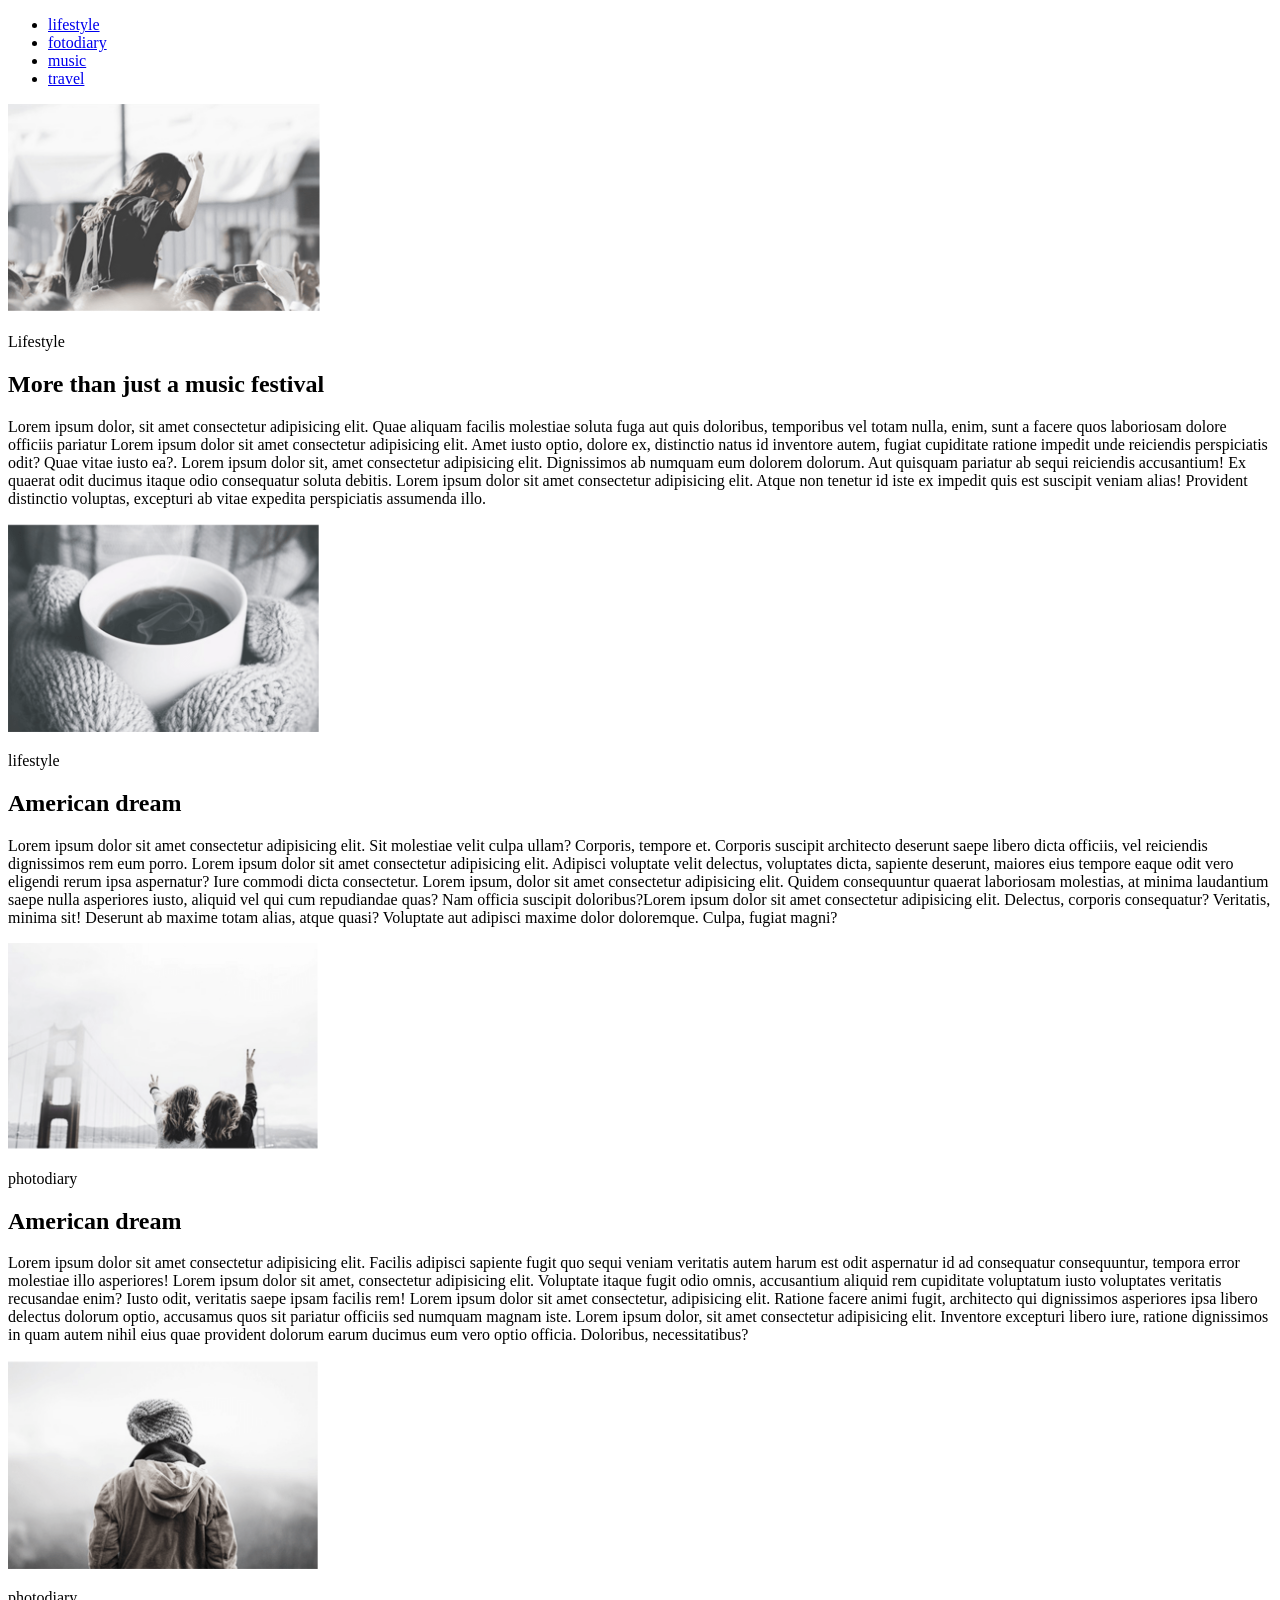
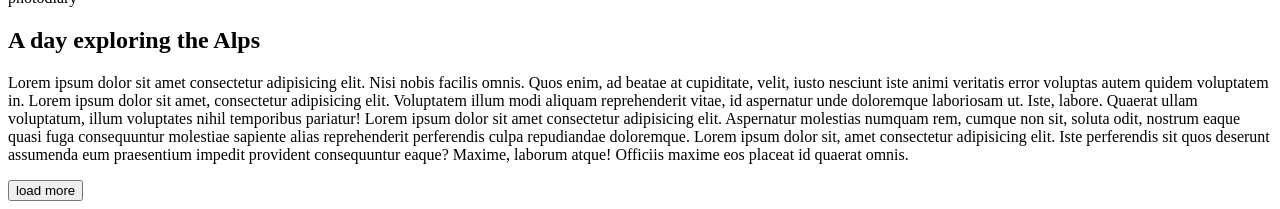
<file: hw-01-02/index.html>
<!DOCTYPE html>
<html lang="en">
<head>
    <meta charset="UTF-8">
    <meta name="viewport" content="width=device-width, initial-scale=1.0">
    <meta http-equiv="X-UA-Compatible" content="ie=edge">
    <title>hw-01</title>
</head>
<body>
    <header>
        <nav>
    <ul>
        <li><a href="#">lifestyle</a></li>
        <li><a href="#">fotodiary</a></li>
        <li><a href="#">music</a></li>
        <li><a href="#">travel</a></li>
    </ul>
</nav>
</header>
<main>
    <section>
        <article>
<img src="img/1.png" width="312" height="209" alt="Девушка" title="life">

<p></p>
<p class="inline-el">Lifestyle</p>
<h2>More than just a music festival</h2> 
<p>Lorem ipsum dolor, sit amet consectetur adipisicing elit. Quae aliquam facilis molestiae soluta fuga aut quis doloribus, temporibus vel totam nulla, enim, sunt a facere quos laboriosam dolore officiis pariatur Lorem ipsum dolor sit amet consectetur adipisicing elit. Amet iusto optio, dolore ex, distinctio natus id inventore autem, fugiat cupiditate ratione impedit unde reiciendis perspiciatis odit? Quae vitae iusto ea?. Lorem ipsum dolor sit, amet consectetur adipisicing elit. Dignissimos ab numquam eum dolorem dolorum. Aut quisquam pariatur ab sequi reiciendis accusantium! Ex quaerat odit ducimus itaque odio consequatur soluta debitis. Lorem ipsum dolor sit amet consectetur adipisicing elit. Atque non tenetur id iste ex impedit quis est suscipit veniam alias! Provident distinctio voluptas, excepturi ab vitae expedita perspiciatis assumenda illo.</p>
</article>
<article>
<img src="img/2.png" width="311" height="208" alt="Чашка с кофе">

<p></p>
<p class="block-el">lifestyle</p>
<h2>American dream</h2>
<p>Lorem ipsum dolor sit amet consectetur adipisicing elit. Sit molestiae velit culpa ullam? Corporis, tempore et. Corporis suscipit architecto deserunt saepe libero dicta officiis, vel reiciendis dignissimos rem eum porro. Lorem ipsum dolor sit amet consectetur adipisicing elit. Adipisci voluptate velit delectus, voluptates dicta, sapiente deserunt, maiores eius tempore eaque odit vero eligendi rerum ipsa aspernatur? Iure commodi dicta consectetur. Lorem ipsum, dolor sit amet consectetur adipisicing elit. Quidem consequuntur quaerat laboriosam molestias, at minima laudantium saepe nulla asperiores iusto, aliquid vel qui cum repudiandae quas? Nam officia suscipit doloribus?Lorem ipsum dolor sit amet consectetur adipisicing elit. Delectus, corporis consequatur? Veritatis, minima sit! Deserunt ab maxime totam alias, atque quasi? Voluptate aut adipisci maxime dolor doloremque. Culpa, fugiat magni?</p>
</article>
<article>
<img src="img/3.png" width="313" height="207" alt="Девушки, мост">
<p></p>
<p class="block-el">photodiary</p>
<h2>American dream</h2>
<p>Lorem ipsum dolor sit amet consectetur adipisicing elit. Facilis adipisci sapiente fugit quo sequi veniam veritatis autem harum est odit aspernatur id ad consequatur consequuntur, tempora error molestiae illo asperiores! Lorem ipsum dolor sit amet, consectetur adipisicing elit. Voluptate itaque fugit odio omnis, accusantium aliquid rem cupiditate voluptatum iusto voluptates veritatis recusandae enim? Iusto odit, veritatis saepe ipsam facilis rem! Lorem ipsum dolor sit amet consectetur, adipisicing elit. Ratione facere animi fugit, architecto qui dignissimos asperiores ipsa libero delectus dolorum optio, accusamus quos sit pariatur officiis sed numquam magnam iste. Lorem ipsum dolor, sit amet consectetur adipisicing elit. Inventore excepturi libero iure, ratione dignissimos in quam autem nihil eius quae provident dolorum earum ducimus eum vero optio officia. Doloribus, necessitatibus?</p>
</article>
<article>
<img src="img/4.png" width="310" height="209" alt="Девушка в тумане">
<p></p>
<p class="block-el">photodiary</p>
<h2>A day exploring the Alps</h2>
<p>Lorem ipsum dolor sit amet consectetur adipisicing elit. Nisi nobis facilis omnis. Quos enim, ad beatae at cupiditate, velit, iusto nesciunt iste animi veritatis error voluptas autem quidem voluptatem in. Lorem ipsum dolor sit amet, consectetur adipisicing elit. Voluptatem illum modi aliquam reprehenderit vitae, id aspernatur unde doloremque laboriosam ut. Iste, labore. Quaerat ullam voluptatum, illum voluptates nihil temporibus pariatur! Lorem ipsum dolor sit amet consectetur adipisicing elit. Aspernatur molestias numquam rem, cumque non sit, soluta odit, nostrum eaque quasi fuga consequuntur molestiae sapiente alias reprehenderit perferendis culpa repudiandae doloremque. Lorem ipsum dolor sit, amet consectetur adipisicing elit. Iste perferendis sit quos deserunt assumenda eum praesentium impedit provident consequuntur eaque? Maxime, laborum atque! Officiis maxime eos placeat id quaerat omnis.</p>
</article>
<!-- Кнопка для загрузки дополнительных достопримечательностей -->
 <button>load more</button>
</section>
</main>

</body>
</html>
</file>
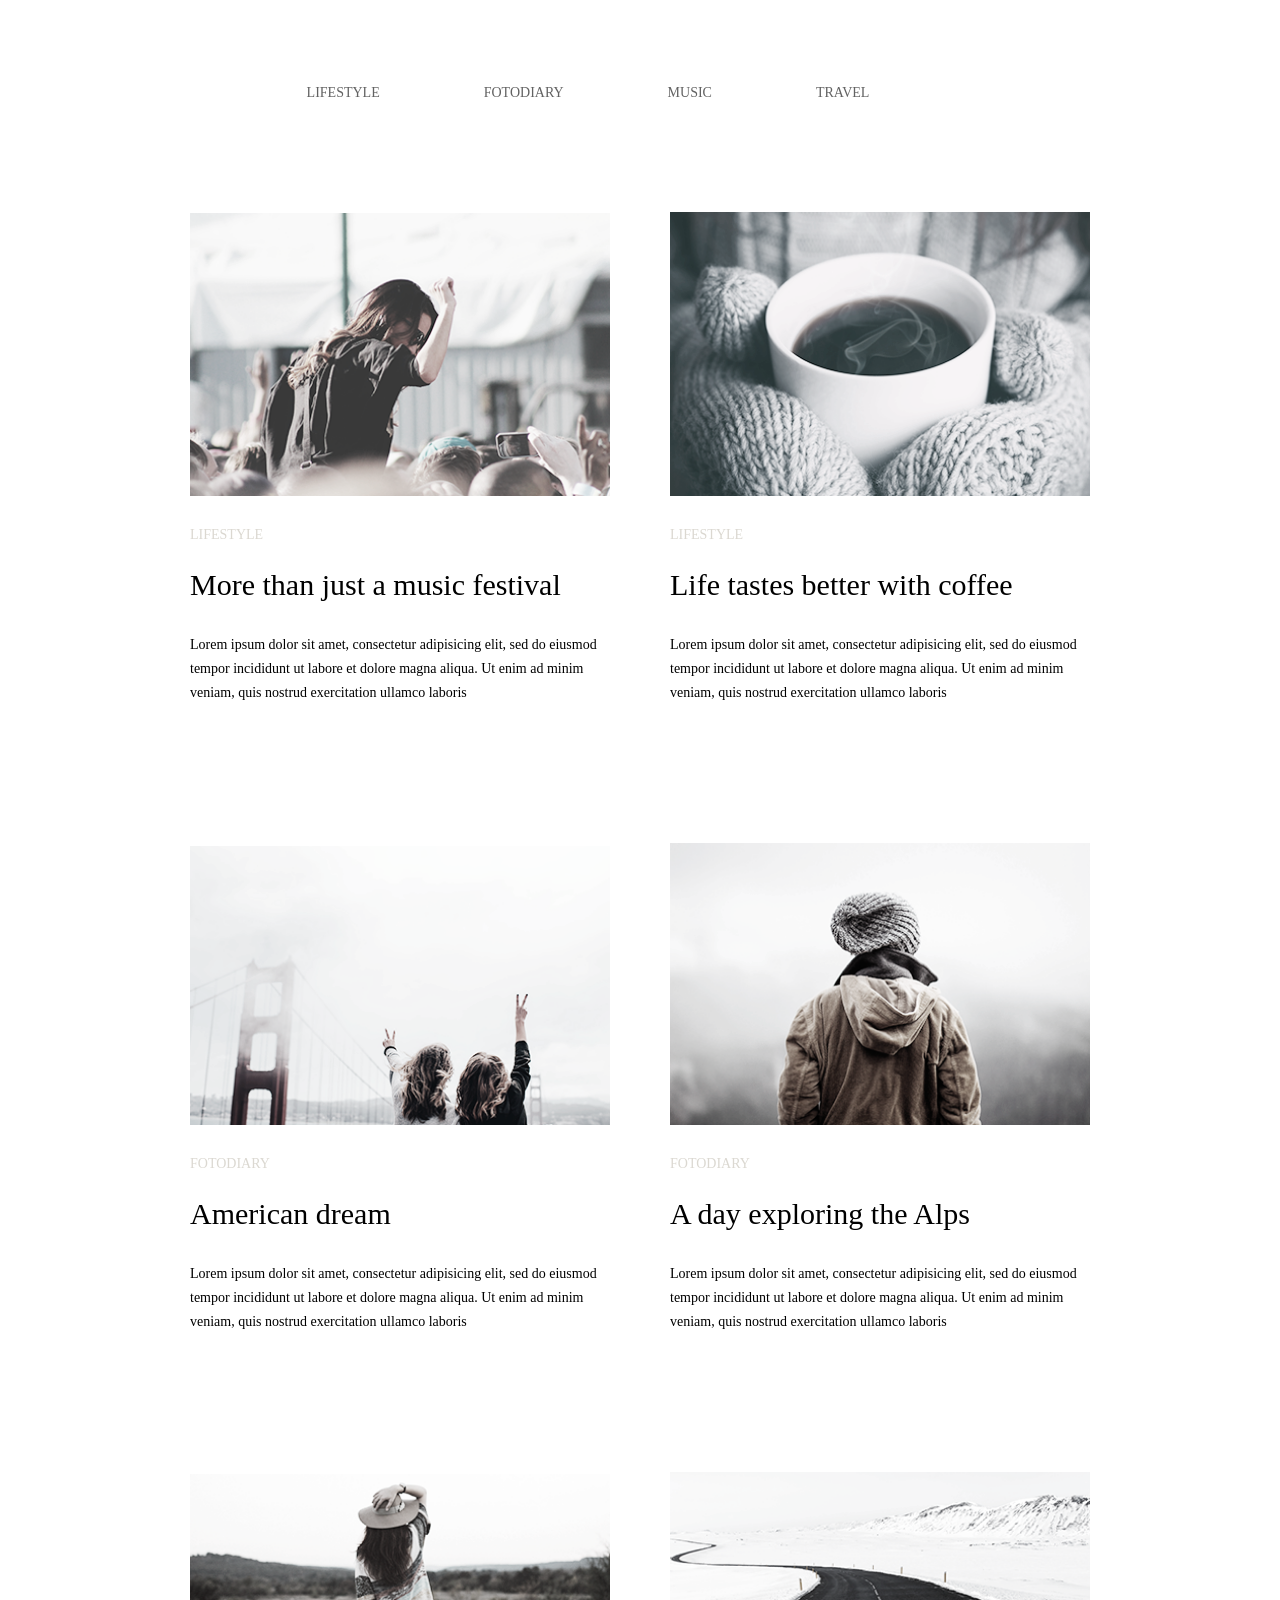
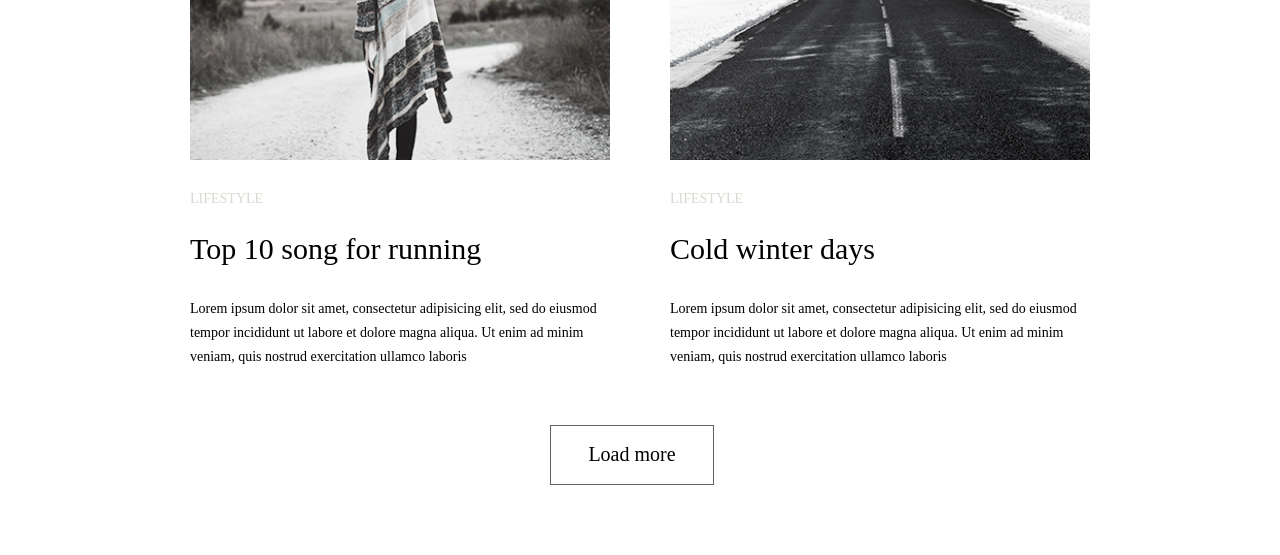
<file: hw-03/index.html>
<!DOCTYPE html>
<html lang="en">
<head>
    <meta charset="UTF-8">
    <meta name="viewport" content="width=device-width, initial-scale=1.0">
    <meta http-equiv="X-UA-Compatible" content="ie=edge">
    <title>HW-03</title>

    <link rel="stylesheet" href="css/normalize.css">

    <!-- подключила все размеры шрифта, не могу настроить фотошоп-->
    <link href="https://fonts.googleapis.com/css?family=Playfair+Display:400,400i,700,700i,900,900i&display=swap" rel="stylesheet">
    <link rel="stylesheet" href="css/styles.css">
</head>

<body>
   
    <header class="page-header container">
<nav class="page-nav">
    <ul class="site-navigation">
    <li><a href="">Lifestyle</a></li>
    <li><a href="">Fotodiary</a></li>
    <li><a href="">Music</a></li>
    <li><a href="">Travel</a></li>
    </ul>
</nav>
</header>

<!-- в 1 рядах использую h3 и h4 как заголовки-->

<main class="container">

     <!-- код чтобы скрыть h1 и h2 в CSS-->
     <h1 class="visually-hidden">hw-03</h1>

    <!-- убрать цвет class="container"-->
    
<section class="list">
    <h2 class="one-title visually-hidden">line one</h2>
    <ul class="one-list">
    <li class="one-list-item">
    <img class="one-list-image" src="img/img_1.png" alt="party" width="420" height="280">
<h3 class="one-list-lifestyle">Lifestyle</h3>
<h4 class="one-list-title">More than just a music festival</h4>
<p class="one-list-section">Lorem ipsum dolor sit amet, consectetur adipisicing elit, sed do eiusmod tempor incididunt ut labore et dolore magna aliqua. Ut enim ad minim veniam, quis nostrud exercitation ullamco laboris</p>
    </li>
    <li class="one-list-item">
            <img class="one-list-image" src="img/img_2.png" alt="coffee" width="420" height="280">
        <h3 class="one-list-lifestyle">Lifestyle</h3>
        <h4 class="one-list-title">Life tastes better with coffee</h4>
        <p class="one-list-section">Lorem ipsum dolor sit amet, consectetur adipisicing elit, sed do eiusmod tempor incididunt ut labore et dolore magna aliqua. Ut enim ad minim veniam, quis nostrud exercitation ullamco laboris</p>
            </li>

     <li class="one-list-item">
        <img class="one-list-image" src="img/img_3.png" alt="people" width="420" height="280">
    <h3 class="one-list-fotodiary">Fotodiary</h3>
    <h4 class="one-list-title">American dream</h4>
    <p class="one-list-section">Lorem ipsum dolor sit amet, consectetur adipisicing elit, sed do eiusmod tempor incididunt ut labore et dolore magna aliqua. Ut enim ad minim veniam, quis nostrud exercitation ullamco laboris</p>
        </li>
        <li class="one-list-item">
                <img class="one-list-image" src="img/img_4.png" alt="girl" width="420" height="280">
            <h3 class="one-list-fotodiary">Fotodiary</h3>
            <h4 class="one-list-title">A day exploring the Alps</h4>
            <p class="one-list-section">Lorem ipsum dolor sit amet, consectetur adipisicing elit, sed do eiusmod tempor incididunt ut labore et dolore magna aliqua. Ut enim ad minim veniam, quis nostrud exercitation ullamco laboris</p>
                </li>

        <li class="one-list-item">
        <img class="one-list-image" src="img/img_5.png" alt="road" width="420" height="280">
    <h3 class="one-list-lifestyle">Lifestyle</h3>
    <h4 class="one-list-title">Top 10 song for running</h4>
    <p class="one-list-section">Lorem ipsum dolor sit amet, consectetur adipisicing elit, sed do eiusmod tempor incididunt ut labore et dolore magna aliqua. Ut enim ad minim veniam, quis nostrud exercitation ullamco laboris</p>
        </li>
        <li class="one-list-item">
                <img class="one-list-image" src="img/img_6.png" alt="winter" width="420" height="280">
            <h3 class="one-list-lifestyle">Lifestyle</h3>
            <h4 class="one-list-title">Cold winter days</h4>
            <p class="one-list-section">Lorem ipsum dolor sit amet, consectetur adipisicing elit, sed do eiusmod tempor incididunt ut labore et dolore magna aliqua. Ut enim ad minim veniam, quis nostrud exercitation ullamco laboris</p>
                </li>
    </ul>

    <button class="load-button">Load more</button>

    </section>

</main>
    
</body>
</html>
</file>
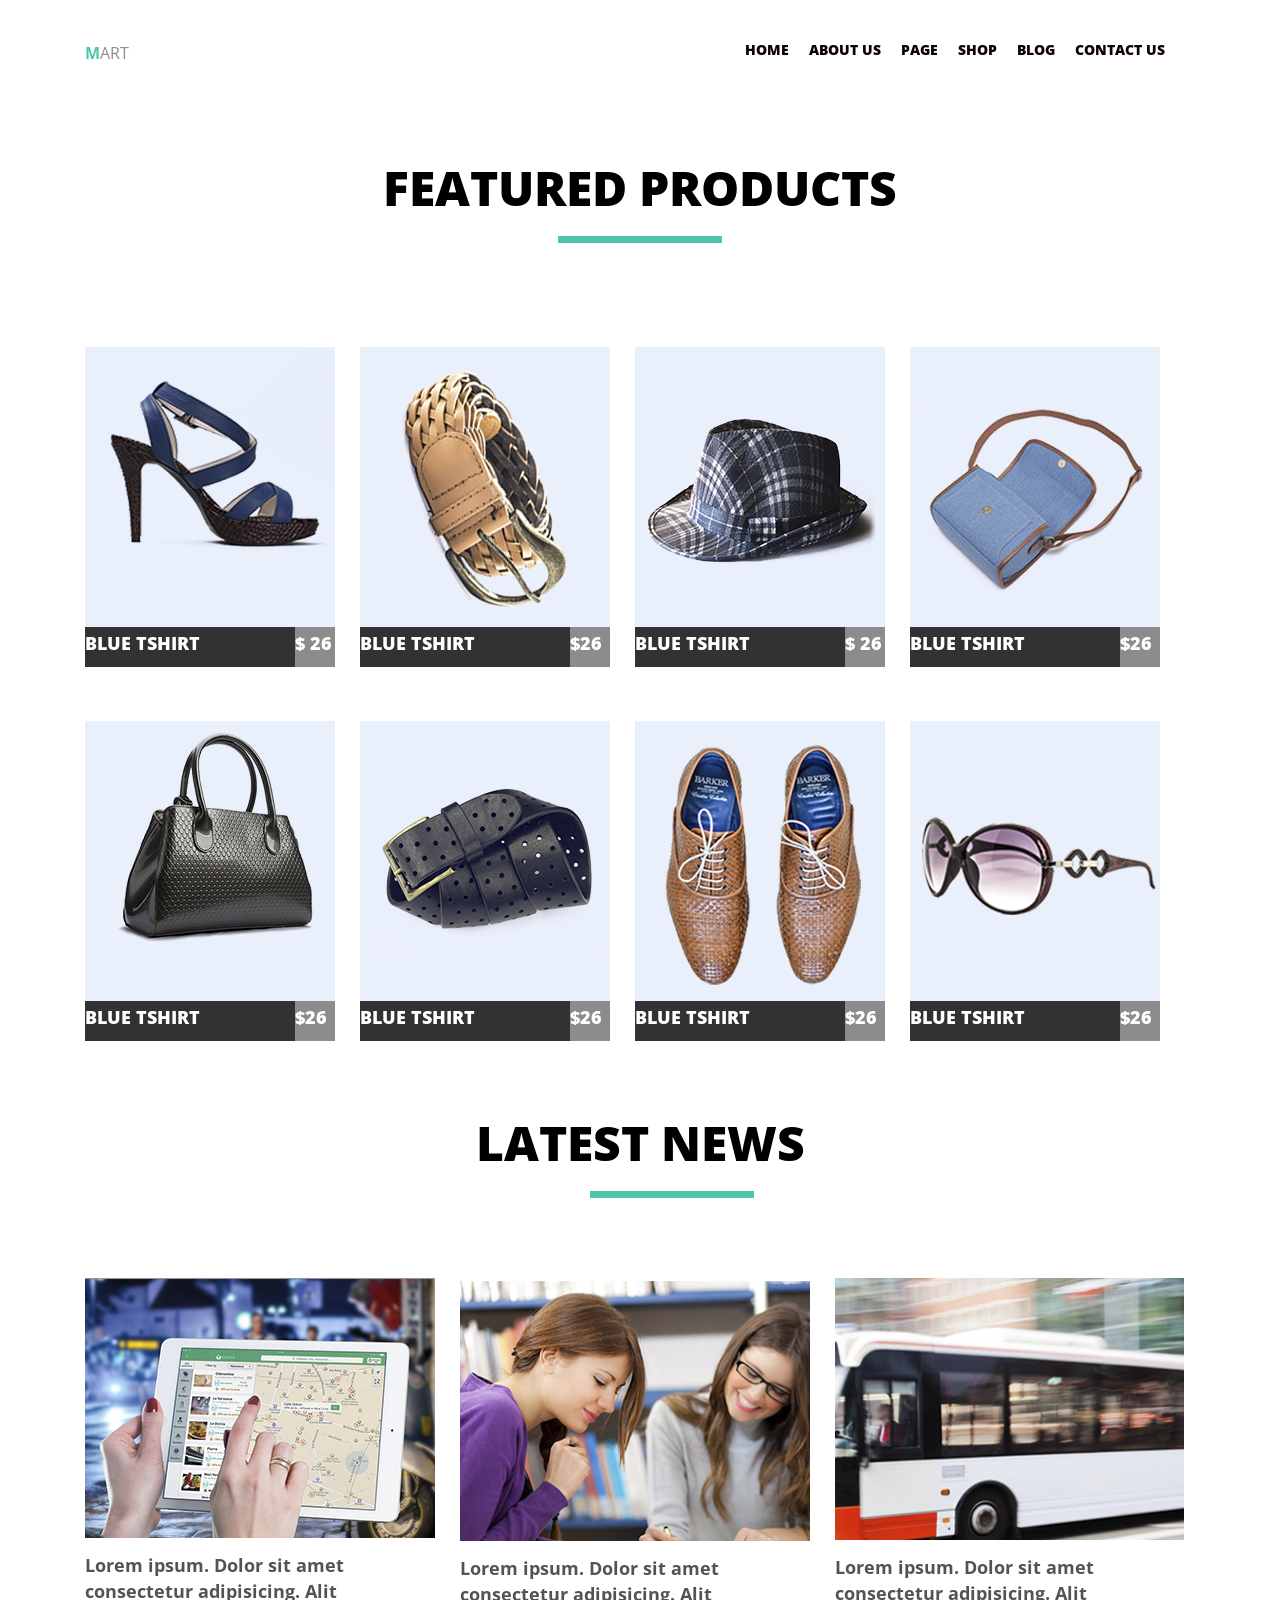
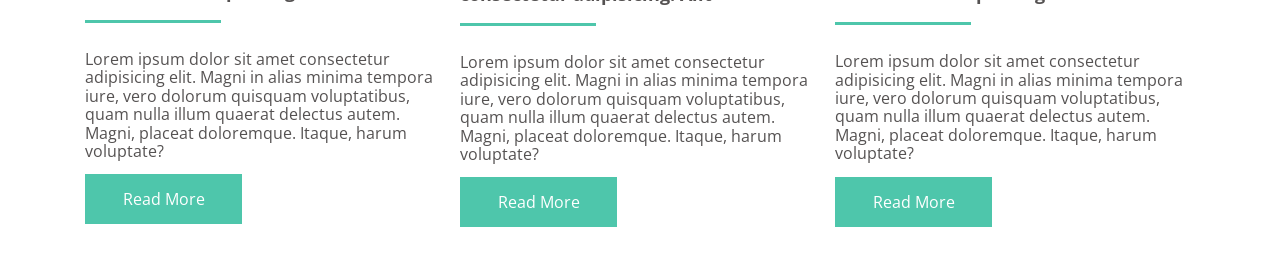
<file: hw-04/index.html>
<!DOCTYPE html>
<html lang="en">
<head>
    <meta charset="UTF-8">
    <meta name="viewport" content="width=device-width, initial-scale=1.0">
    <meta http-equiv="X-UA-Compatible" content="ie=edge">
    <title>hw-04</title>

    <link rel="stylesheet" href="normalize.css">
    <link href="https://fonts.googleapis.com/css?family=Open+Sans:300,400,700,800&display=swap" rel="stylesheet">

    <link rel="stylesheet" href="css/styles.css">
</head>

<body>

    <header class="page-header container">
        <nav class="page-nav">
           <a class="logo letter">Mart</a>
            <ul class="site-navigation clearfix">
            <li><a href="">Home</a></li>
            <li><a href="">About us</a></li>
            <li><a href="">Page</a></li>
            <li><a href="">Shop</a></li>
            <li><a href="">Blog</a></li>
            <li><a href="">Contact us</a></li>
            </ul>
        </nav>
 </header>

 <main class="container">

    <!-- код чтобы скрыть h1 и h2 в CSS-->
    <h1 class="visually-hidden">hw-04</h1>

   
    <section class="products">
    <h2 class="featured">Featured Products</h2>
        <ul class="sections clearfix"> 
                <li class="sections-produkts">
                   <a> <img src="img/img_1.png" alt="shoes" width="250" height="280">
                    <div class="table-price clearfix">
                        <p class="price1">Blue Tshirt</p> 
                        <p class="price2">&#36; 26</p>
                    </div>
                    </a>
            </li>
            <li class="sections-produkts">
            <a> <img img src="img/img_2.png" alt="strap" width="250" height="280">
                <div class="table-price clearfix">
                    <p class="price1">Blue Tshirt</p> 
                    <p class="price2">&#36;26</p>
                </div>
                </a>
            </li>
            <li class="sections-produkts">
            <a><img src="img/img_3.png" alt="hat" width="250" height="280">
            <div class="table-price clearfix">
                    <p class="price1">Blue Tshirt</p> 
                    <p class="price2">&#36; 26</p>
                </div>
                </a>
            </li>
            <li class="sections-produkts">
            <a><img src="img/img_4.png" alt="shoes" width="250" height="280">
            <div class="table-price clearfix">
                    <p class="price1">Blue Tshirt</p>
                    <p class="price2"> &#36;26</p> 
                </div>
                </a>
           </li>
           <li class="sections-produkts"> 
            <a><img src="img/img_5.png" alt="shoes" width="250" height="280">
            <div class="table-price clearfix">
                    <p class="price1">Blue Tshirt</p>
                    <p class="price2"> &#36;26</p> 
                </div>
                </a>
        </li>
        <li class="sections-produkts">
            <a><img src="img/img_6.png" alt="strap" width="250" height="280">
                <div class="table-price clearfix">
                        <p class="price1">Blue Tshirt</p>
                        <p class="price2"> &#36;26</p> 
                    </div>
                    </a>
        </li>
        <li class="sections-produkts">
            <a><img src="img/img_7.png" alt="hat" width="250" height="280">
            <div class="table-price clearfix">
                    <p class="price1">Blue Tshirt</p>
                    <p class="price2"> &#36;26</p> 
                </div>
                </a>
        </li>
        <li class="sections-produkts">
           <a><img src="img/img_8.png" alt="shoes" width="250" height="280">
            <div class="table-price clearfix">
                    <p class="price1">Blue Tshirt</p>
                    <p class="price2"> &#36;26</p> 
                </div>
                </a>
        </li>
        </ul>
    </section>

    <section class="news">
      <h2 class="latest-news">Latest News</h2>
        <ul class="news-list clearfix">
            <li class="news-tekst">
                <img class="news-img" src="img/img_9.png" alt="maps" width="350" height="260">
                <h3 class="news-title">Lorem ipsum. Dolor sit amet consectetur adipisicing. Alit</h3>
                <p class="tekst-news">Lorem ipsum dolor sit amet consectetur adipisicing elit. Magni in alias minima tempora iure, vero dolorum quisquam voluptatibus, quam nulla illum quaerat delectus autem. Magni, placeat doloremque. Itaque, harum voluptate?</p>
                <a class="news-button">Read More</a>
            </li>
            <li class="news-tekst">
            <img class="news-img" src="img/img_10.png" alt="maps" width="350" height="260">
            <h3 class="news-title">Lorem ipsum. Dolor sit amet consectetur adipisicing. Alit</h3>
            <p class="tekst-news">Lorem ipsum dolor sit amet consectetur adipisicing elit. Magni in alias minima tempora iure, vero dolorum quisquam voluptatibus, quam nulla illum quaerat delectus autem. Magni, placeat doloremque. Itaque, harum voluptate?</p>
            <a class="news-button">Read More</a>
        </li>
        <li class="news-tekst">
            <img class="news-img" src="img/img_11.png" alt="maps" width="350" height="260">
            <h3 class="news-title">Lorem ipsum. Dolor sit amet consectetur adipisicing. Alit</h3>
            <p class="tekst-news">Lorem ipsum dolor sit amet consectetur adipisicing elit. Magni in alias minima tempora iure, vero dolorum quisquam voluptatibus, quam nulla illum quaerat delectus autem. Magni, placeat doloremque. Itaque, harum voluptate?</p>
            <a class="news-button">Read More</a>
        </li>
        </ul>

    </section>

 </main>

</body>
</html>
</file>
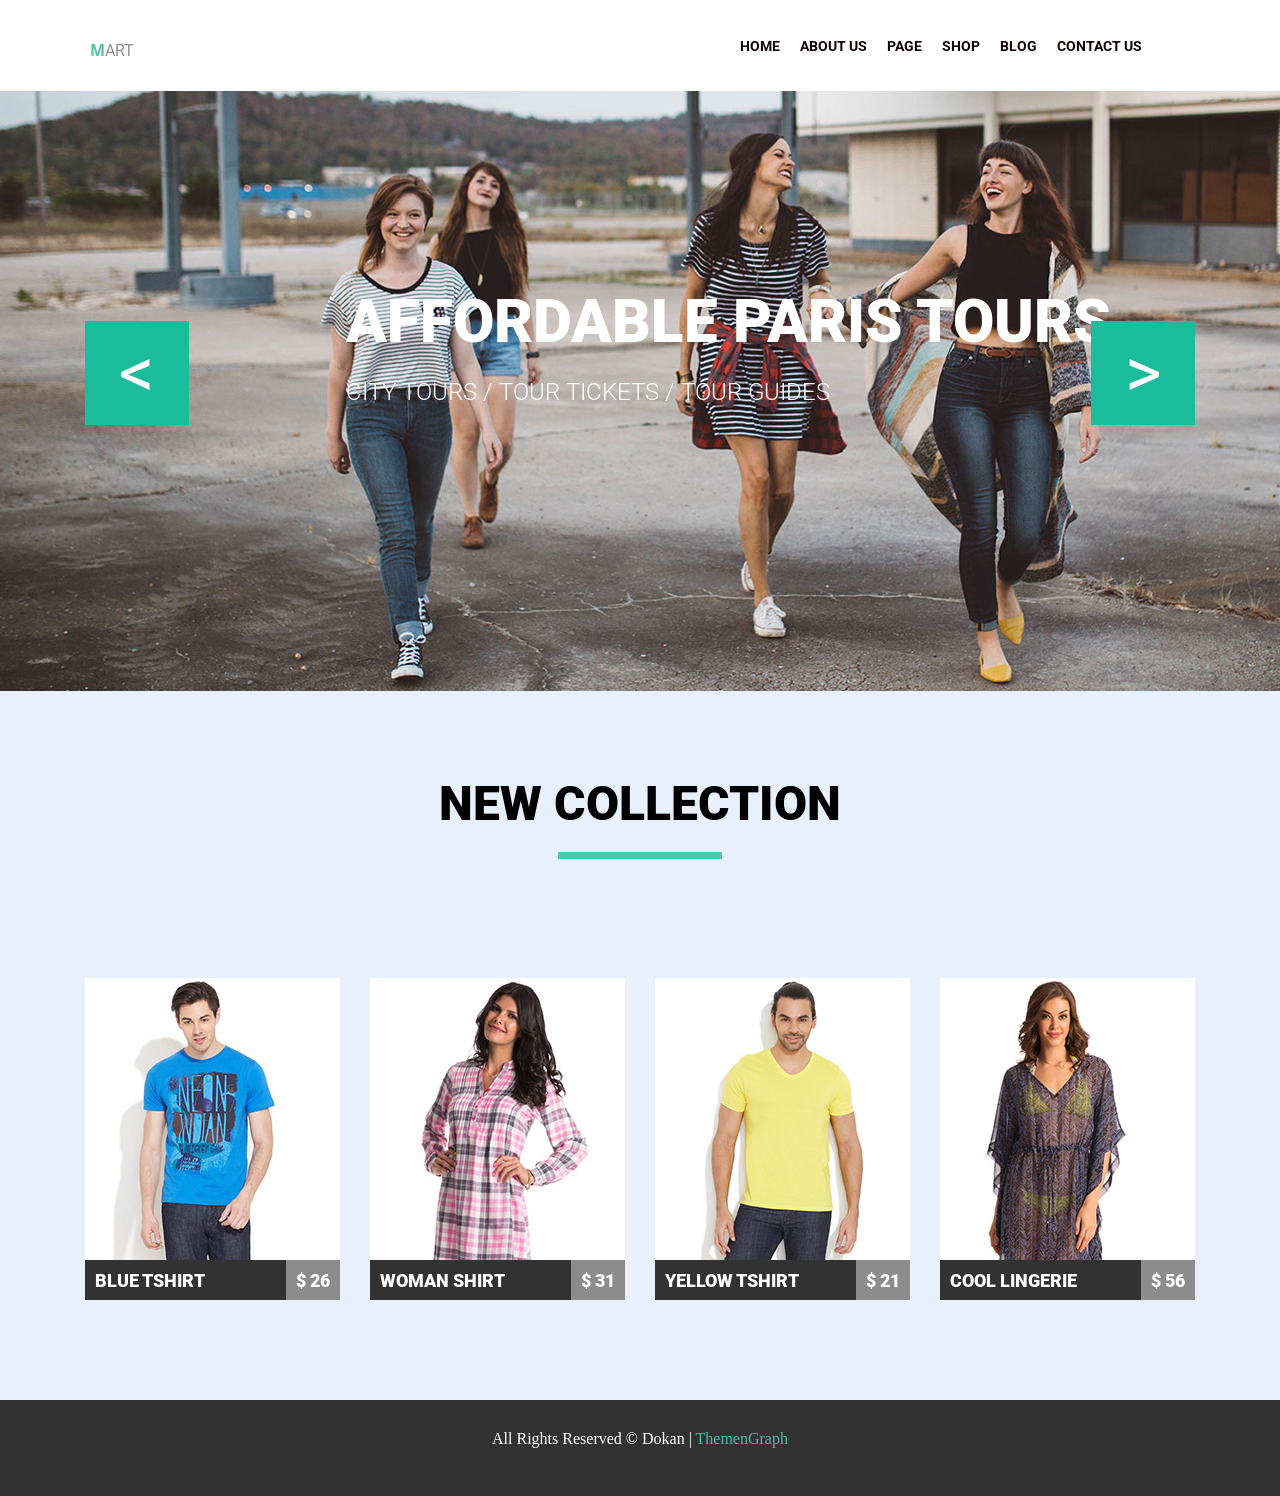
<file: hw-05/index.html>
<!DOCTYPE html>
<html lang="en">
  <head>
    <meta charset="UTF-8" />
    <meta name="viewport" content="width=device-width, initial-scale=1.0" />
    <meta http-equiv="X-UA-Compatible" content="ie=edge" />
    <title>Document</title>

    <link rel="stylesheet" href="normalize.css" />
    <link
      href="https://fonts.googleapis.com/css?family=Open+Sans:400,600i,700,800|Roboto:400,700,900&display=swap"
      rel="stylesheet"
    />

    <link rel="stylesheet" href="css/styles.css" />
  </head>

  <body>
    <header class="page-header container">
      <nav class="page-nav">
        <a class="logo letter">Mart</a>
        <ul class="site-navigation clearfix">
          <li><a href="">Home</a></li>
          <li><a href="">About us</a></li>
          <li><a href="">Page</a></li>
          <li><a href="">Shop</a></li>
          <li><a href="">Blog</a></li>
          <li><a href="">Contact us</a></li>
        </ul>
      </nav>
    </header>

    <main class="text">
      <h1 class="visually-hidden">hw-05</h1>

      <div class="affordable">
        <div class="section-one">
          <h2 class="first-title">Affordable Paris Tours</h2>
          <p class="first-text">City Tours / Tour Tickets / Tour Guides</p>
        </div>
        <div class="scroll container">
          <button class="scroll-one">&#x3C;</button>
          <button class="scroll-two">&#x3E;</button>
        </div>
      </div>

      <section class="new">
        <h3 class="collection">New Collection</h3>
        <ul class="new-collection clearfix container">
          <li class="produkts">
            <a >
              <img src="img/1.jpg" alt="Blue Tshirt" width="255" height="282" />
              <div class="table-price clearfix">
                <p class="price1">Blue Tshirt</p>
                <p class="price2">&#36; 26</p>
              </div>
              <div  class="up-effect">
                  <div>
                      <button class="button buttom-one">
                        
                      </button>
                      <button class="button buttom-two">
                       
                      </button>
                      <button class="button buttom-three">
                       
                      </button>
                      <div>
                        <button class="button buttom-four">
                         
                          Add To Cart
                        </button>
                      </div>
                      </div>
              </div>
            </a>
          </li>
          <li class="produkts">
              <a>
              <img
               img
                src="img/2.jpg"
                alt="Woman Shirt"
                width="255"
                height="282"
              />
              <div class="table-price clearfix">
                <p class="price1">Woman Shirt</p>
                <p class="price2">&#36; 31</p>
              </div>
              <div class="up-effect">
                <div>
                  <button class="button buttom-one">
                    
                  </button>
                  <button class="button buttom-two">
                   
                  </button>
                  <button class="button buttom-three">
                   
                  </button>
                  <div>
                    <button class="button buttom-four">
                     
                      Add To Cart
                    </button>
                  </div>
                </div>
              </div>
            </a>
          </li>
          <li class="produkts">
            <a
              ><img
                src="img/3.jpg"
                alt="Yellow Tshirt"
                width="255"
                height="282"
              />
              <div class="table-price clearfix">
                <p class="price1">Yellow Tshirt</p>
                <p class="price2">&#36; 21</p>
              </div>
              <div class="up-effect">
                  <div>
                      <button class="button buttom-one">
                        
                      </button>
                      <button class="button buttom-two">
                       
                      </button>
                      <button class="button buttom-three">
                       
                      </button>
                      <div>
                        <button class="button buttom-four">
                         
                          Add To Cart
                        </button>
                      </div>
                      </div>
              </div>
            </a>
          </li>
          <li class="produkts">
            <a
              ><img
                src="img/4.jpg"
                alt="Cool Lingerie"
                width="255"
                height="282"
              />
              <div class="table-price clearfix">
                <p class="price1">Cool Lingerie</p>
                <p class="price2">&#36; 56</p>
              </div>
              <div class="up-effect">
                  <div>
                      <button class="button buttom-one">
                        
                      </button>
                      <button class="button buttom-two">
                       
                      </button>
                      <button class="button buttom-three">
                       
                      </button>
                      <div>
                        <button class="button buttom-four">
                         
                          Add To Cart
                        </button>
                      </div>
                      </div>
              </div>
            </a>
          </li>
        </ul>
      </section>
    </main>

    <footer class="down">
      <div>
        <p class="p-footer linea">
          All Rights Reserved &#xA9; Dokan | <span class="green linea">ThemenGraph</span></p>
      </div>
    </footer>
  </body>
</html>
</file>
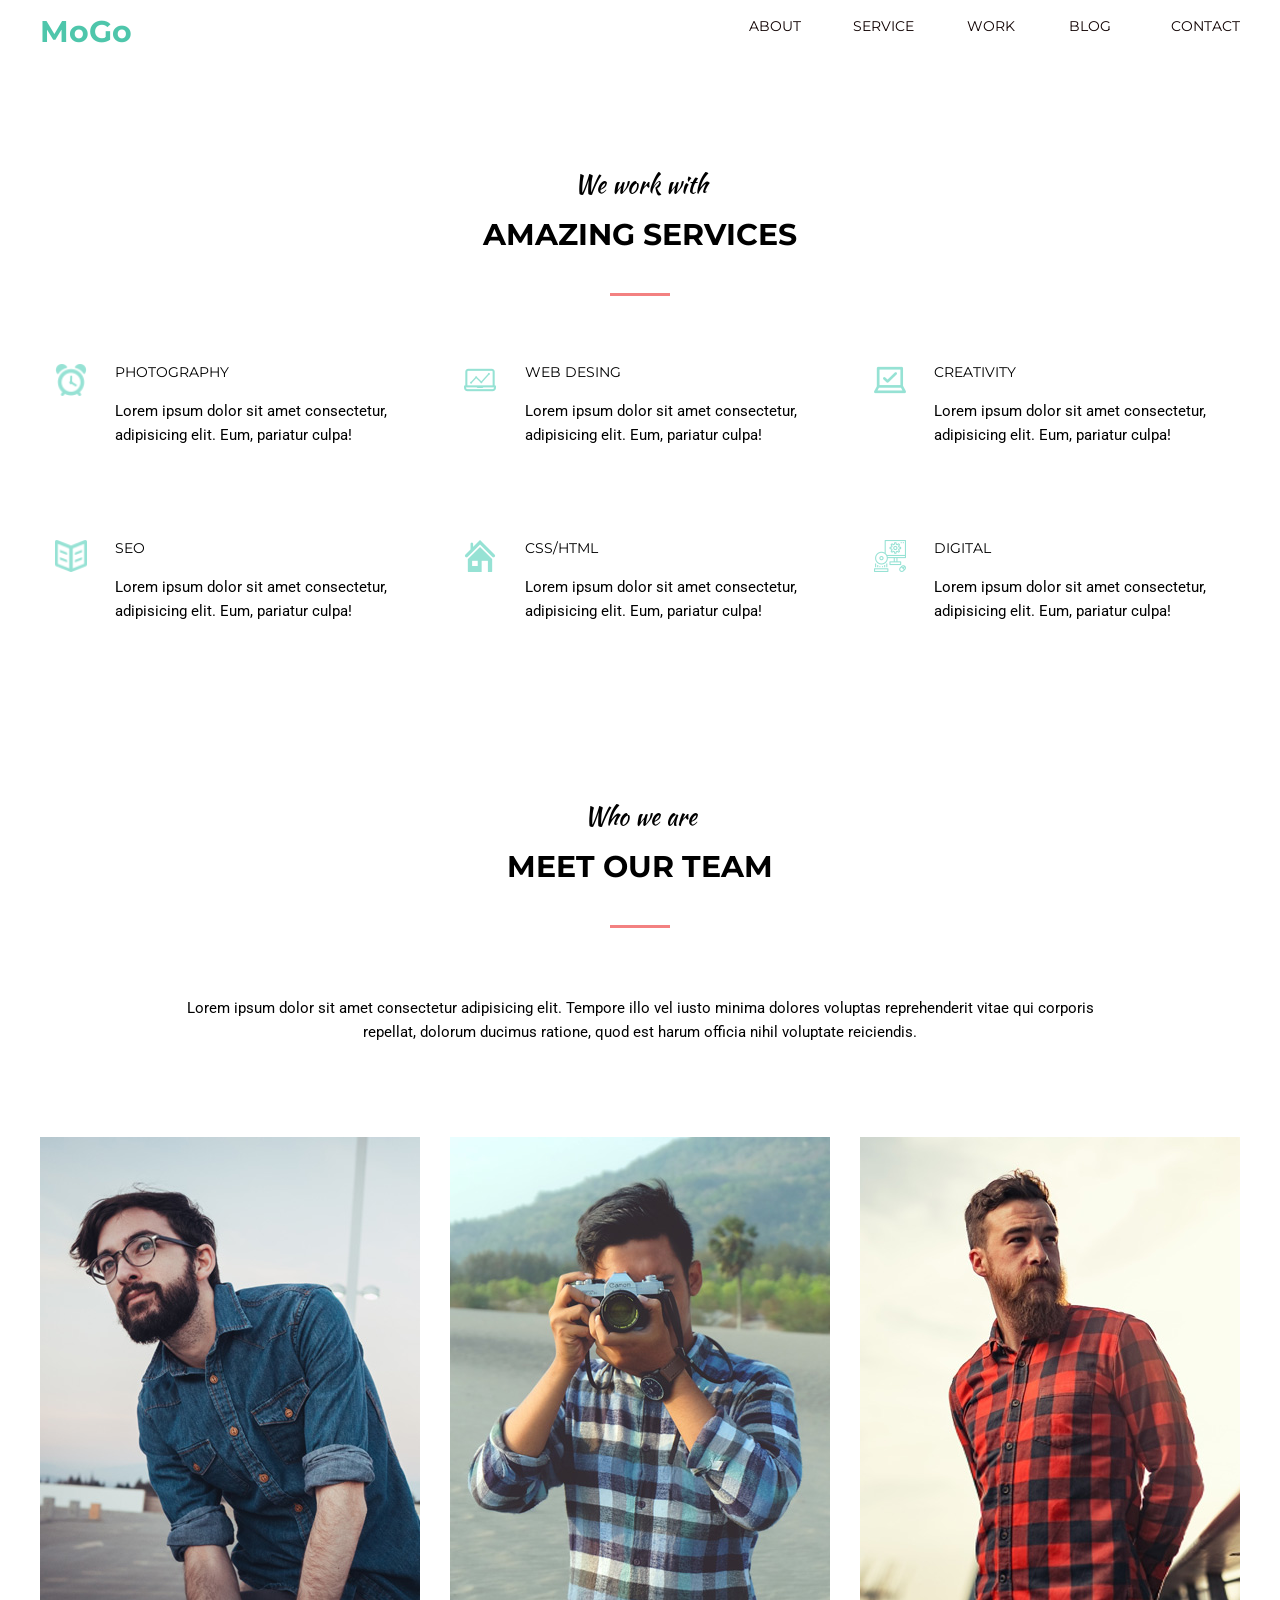
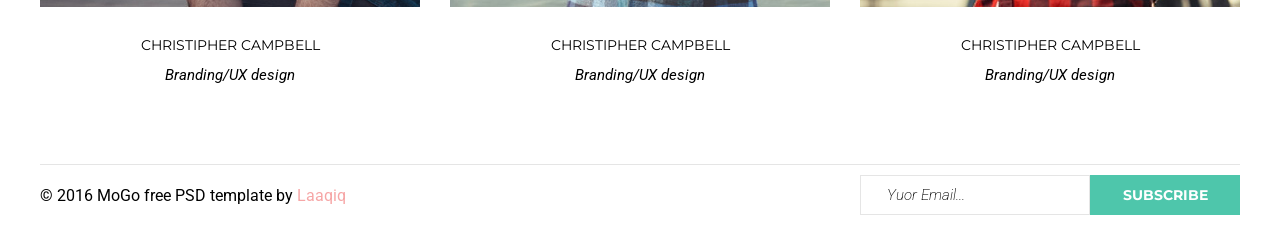
<file: hw-06/index.html>
<!DOCTYPE html>
<html lang="en">
  <head>
    <meta charset="UTF-8" />
    <meta name="viewport" content="width=device-width, initial-scale=1.0" />
    <meta http-equiv="X-UA-Compatible" content="ie=edge" />
    <title>hw-06</title>

    <link rel="stylesheet" href="./css/styles.css" />
    <link rel="stylesheet" href="./normalize.css" />
    
    <link
      href="https://fonts.googleapis.com/css?family=Kaushan+Script|Montserrat:400,700|Roboto:300i,400,700,900&display=swap"
      rel="stylesheet"
    />
  
  </head>

  <body>
    <header class="page-header container">
      <nav class="page-nav">
        <a class="logo">MoGo</a>
        <!--  -->
        <ul class="site-navigation">
          <li><a class="nav-link" href="">About</a></li>
          <li><a class="nav-link" href="">Service</a></li>
          <li><a class="nav-link" href="">Work</a></li>
          <li><a class="nav-link" href="">Blog</a></li>
          <li><a class="nav-link" href="">Contact</a></li>
        </ul>
      </nav>
    </header>
    <main class="container">
      <h1 class="visually-hidden">hw-06</h1>

      <section class="section-first">
        <h2 class="text-first">We work with</h2>
        <h3 class="text-second">Amazing Services</h3>

        <ul class="amazing">
          <li class="amazing-servises icon-alarm">
            <div class="amazing-text">
              <h4 class="text-up">Photography</h4>
              <p class="text-down">
                Lorem ipsum dolor sit amet consectetur, adipisicing elit. Eum,
                pariatur culpa!
              </p>
            </div>
          </li>
          <li class="amazing-servises icon-design">
            <div class="amazing-text">
              <h4 class="text-up">Web Desing</h4>
              <p class="text-down">
                Lorem ipsum dolor sit amet consectetur, adipisicing elit. Eum,
                pariatur culpa!
              </p>
            </div>
          </li>
          <li class="amazing-servises icon-laptop">
            <div class="amazing-text">
              <h4 class="text-up">Creativity</h4>
              <p class="text-down">
                Lorem ipsum dolor sit amet consectetur, adipisicing elit. Eum,
                pariatur culpa!
              </p>
            </div>
          </li>
          <li class="amazing-servises icon-book">
            <div class="amazing-text">
              <h4 class="text-up">Seo</h4>
              <p class="text-down">
                Lorem ipsum dolor sit amet consectetur, adipisicing elit. Eum,
                pariatur culpa!
              </p>
            </div>
          </li>
          <li class="amazing-servises icon-house">
            <div class="amazing-text">
              <h4 class="text-up">Css/Html</h4>
              <p class="text-down">
                Lorem ipsum dolor sit amet consectetur, adipisicing elit. Eum,
                pariatur culpa!
              </p>
            </div>
          </li>
          <li class="amazing-servises icon-software">
            <div class="amazing-text">
              <h4 class="text-up">Digital</h4>
              <p class="text-down">
                Lorem ipsum dolor sit amet consectetur, adipisicing elit. Eum,
                pariatur culpa!
              </p>
            </div>
          </li>
        </ul>
      </section>

      <section class="section-second">
        <h2 class="text-first">Who we are</h2>
        <h3 class="text-second">Meet Our Team</h3>
        <p class="text-between">
          Lorem ipsum dolor sit amet consectetur adipisicing elit. Tempore illo
          vel iusto minima dolores voluptas reprehenderit vitae qui corporis
          repellat, dolorum ducimus ratione, quod est harum officia nihil
          voluptate reiciendis.
        </p>
        <ul class="our-team">
          <li class="our-name">
            <div class="up-effect">
              <div class="buttom">
                  <!--  -->
                <a href="" class="buttom-one buttom-up"></a>
                <a href="" class="buttom-two buttom-up"></a>
                <a href="" class="buttom-three buttom-up"></a>
                <a href="" class="buttom-four buttom-up"></a>
              </div>
            </div>
            <div class="down-photo"></div>
            <div class="photo-up">
              <img
                class="team-photo"
                src="./img/img1.jpg"
                alt="men"
                width="380"
                height="470" />
            </div>
            <p class="team-name">Christipher Campbell</p>
            <p class="team-profession"><i>Branding/UX design</i></p>
          </li>
          <li class="our-name">
            <div class="up-effect">
                <div>
                <a href="" class="buttom-one buttom-up"></a>
                <a href="" class="buttom-two buttom-up"></a>
                <a href="" class="buttom-three buttom-up"></a>
                <a href="" class="buttom-four buttom-up"></a>
                </div>
            </div>
            <div class="down-photo"></div>
            <div class="photo-up">
              <img
                class="team-photo"
                src="./img/img2.jpg"
                alt="men"
                width="380"
                height="470" />
            </div>
            <p class="team-name">Christipher Campbell</p>
            <p class="team-profession"><i>Branding/UX design</i></p>
          </li>
          <li class="our-name">
            <div class="up-effect">
                    <div>
                        <a href="" class="buttom-one buttom-up"></a>
                        <a href="" class="buttom-two buttom-up"></a>
                        <a href="" class="buttom-three buttom-up"></a>
                        <a href="" class="buttom-four buttom-up"></a>
                  </div>
            </div>
            <div class="down-photo"></div>
            <div class="photo-up">
              <img
                class="team-photo"
                src="./img/img3.jpg"
                alt="men"
                width="380"
                height="470" />
            </div>
            <p class="team-name">Christipher Campbell</p>
            <p class="team-profession"><i>Branding/UX design</i></p>
          </li>
        </ul>
      </section>
    </main>
    <footer class="down container">
      <div class="down-footer">
        <p class="p-footer">
          &#xA9; 2016 MoGo free PSD template by
          <span class="red-linea">Laaqiq</span>
        </p>
        <div class="table">
            <p class="text-email"><i>Yuor Email...</i></p>
            <button class="text-button">Subscribe</button>
        </div>
      </div>
    </footer>
  </body>
</html>
</file>
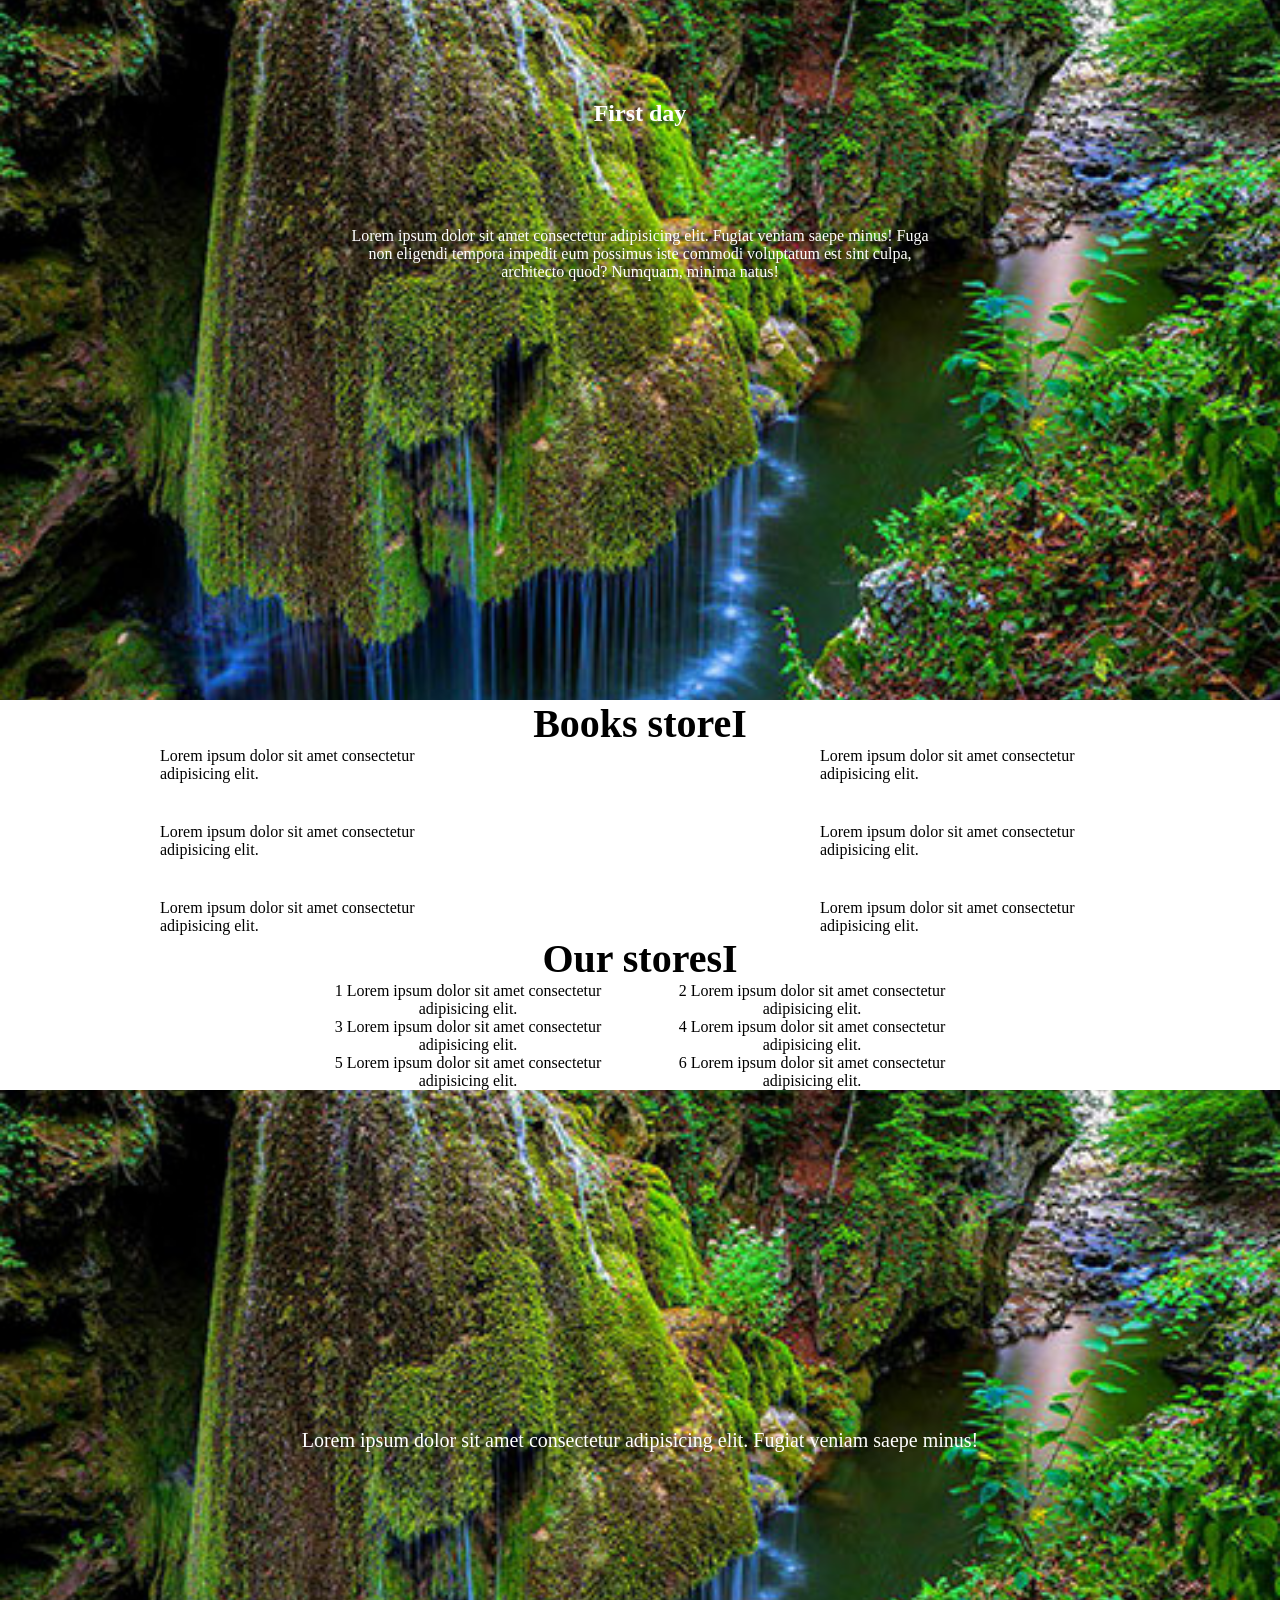
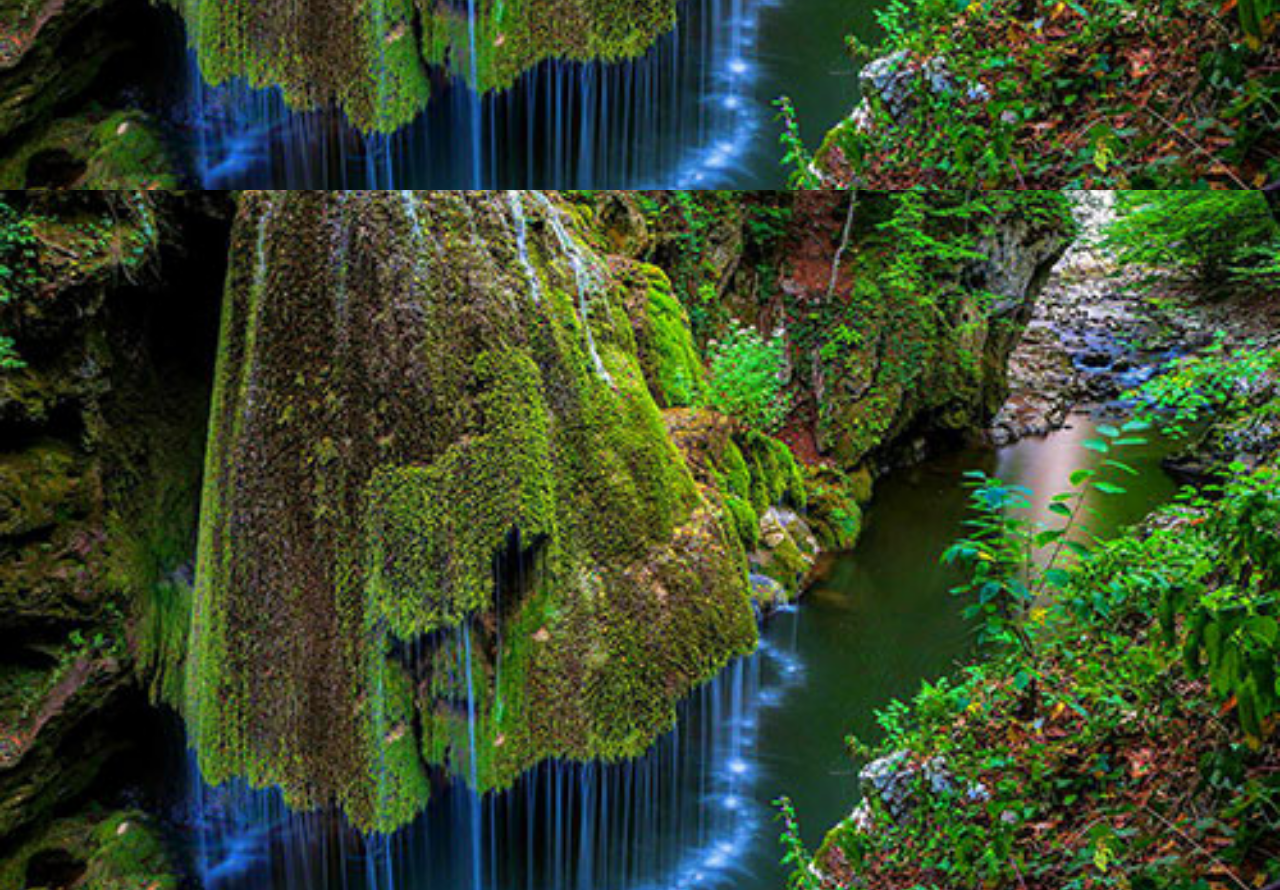
<file: practice/18-06/index.html>
<!DOCTYPE html>
<html lang="en">
  <head>
    <meta charset="UTF-8" />
    <meta name="viewport" content="width=device-width, initial-scale=1.0" />
    <meta http-equiv="X-UA-Compatible" content="ie=edge" />
    <title>Document</title>
    <link rel="stylesheet" href="./styles.css" />
  </head>
  <body>
    <header></header>
    <main>
      <section class="first_section">
        <h1 class="first_title">First day</h1>
    <!--<img src="img/vodopad-bigar-foto-1.jpg" alt="vodopad"> -->
        <p class="first_section_text">
          Lorem ipsum dolor sit amet consectetur adipisicing elit. Fugiat veniam
          saepe minus! Fuga non eligendi tempora impedit eum possimus iste
          commodi voluptatum est sint culpa, architecto quod? Numquam, minima
          natus!
        </p>
      </section>

      <section class="">
          <h2 class="title">Books store</h2>
          <ul class="books_list container clearfix">
              <li class="books_item"> Lorem ipsum dolor sit amet consectetur adipisicing elit. </li>
              <li class="books_item"> Lorem ipsum dolor sit amet consectetur adipisicing elit. </li>
              <li class="books_item"> Lorem ipsum dolor sit amet consectetur adipisicing elit. </li>
              <li class="books_item"> Lorem ipsum dolor sit amet consectetur adipisicing elit. </li>
              <li class="books_item"> Lorem ipsum dolor sit amet consectetur adipisicing elit. </li>
              <li class="books_item"> Lorem ipsum dolor sit amet consectetur adipisicing elit. </li>
          </ul>
      </section>
      <section >
            <h2 class="title">Our stores</h2>
            <ul class="stores_list container clearfix">
                <li class="stores_item"> Lorem ipsum dolor sit amet consectetur adipisicing elit. </li>
                <li class="stores_item"> Lorem ipsum dolor sit amet consectetur adipisicing elit. </li>
                <li class="stores_item"> Lorem ipsum dolor sit amet consectetur adipisicing elit. </li>
                <li class="stores_item"> Lorem ipsum dolor sit amet consectetur adipisicing elit. </li>
                <li class="stores_item"> Lorem ipsum dolor sit amet consectetur adipisicing elit. </li>
                <li class="stores_item"> Lorem ipsum dolor sit amet consectetur adipisicing elit. </li>
            </ul>
        </section>
        <section class="stores_section">
            <p class="center_text first_section_vertical_lh">
              Lorem ipsum dolor sit amet consectetur adipisicing elit. Fugiat veniam
              saepe minus!
            </p>
</section>
<section class="stores_img"></section>
    </main>
    <footer></footer>
  </body>
</html>
</file>
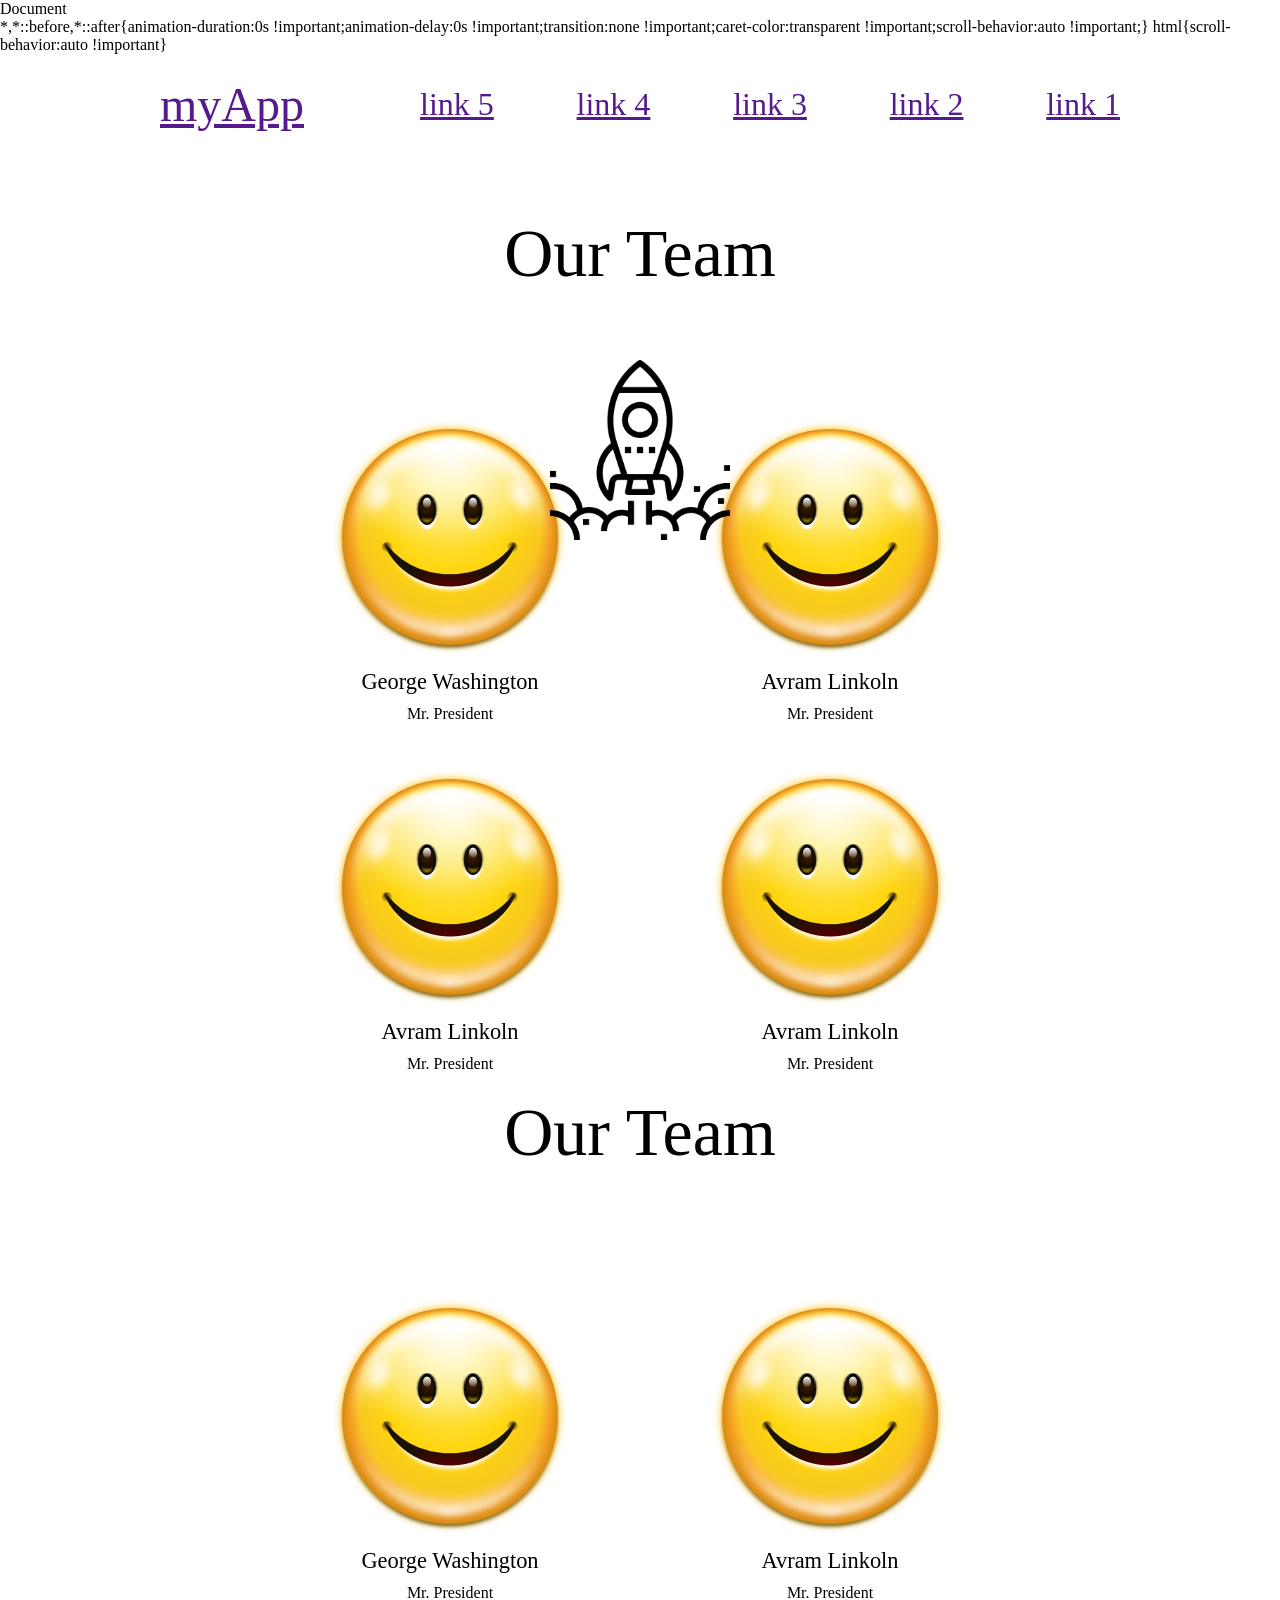
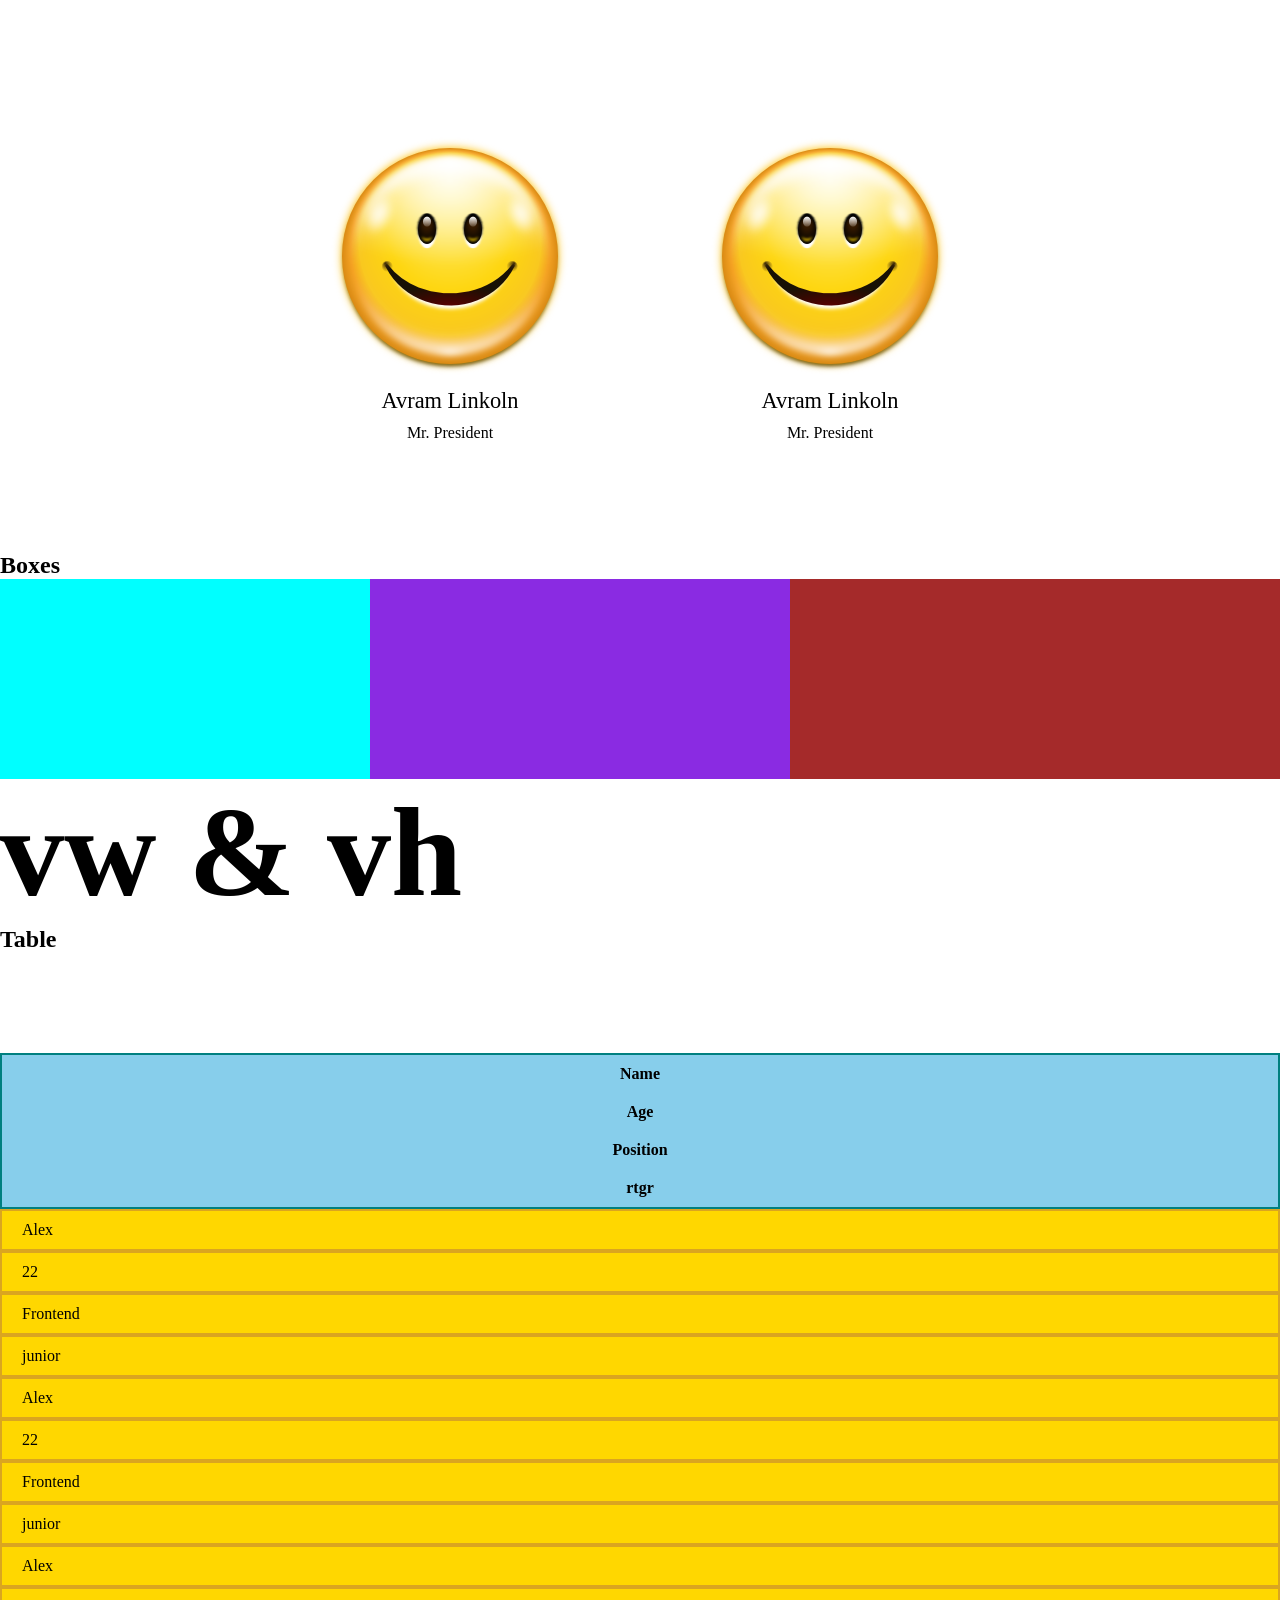
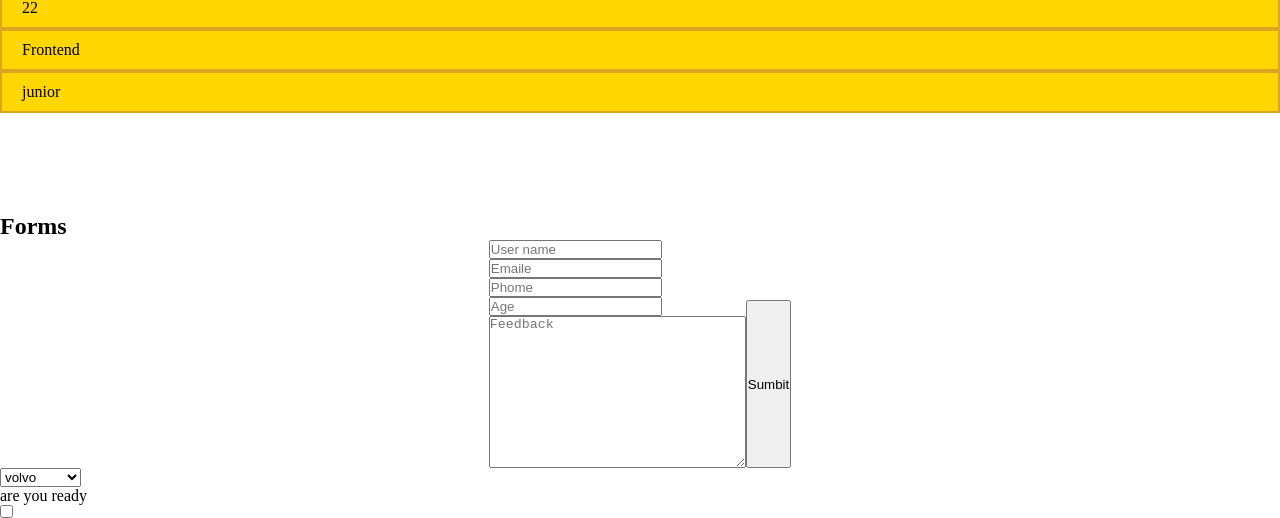
<file: practice/21-06 Flex-Aimation/index.html>
<!DOCTYPE html>
<html lang="en">
  <head>
    <meta charset="UTF-8" />
    <meta name="viewport" content="width=device-width, initial-scale=1.0" />
    <meta http-equiv="X-UA-Compatible" content="ie=edge" />
    <title>Document</title>
    <link rel="stylesheet" href="./css/styles.css" />
  </head>
  <body>
    <header class="container header">
      <a href="" class="logo">
        myApp
      </a>
      <nav class="navigation">
        <a href="" class="nav_link">link 1</a>
        <a href="" class="nav_link">link 2</a>
        <a href="" class="nav_link">link 3</a>
        <a href="" class="nav_link">link 4</a>
        <a href="" class="nav_link">link 5</a>
      </nav>
    </header>
    <main>
      <section>
        <h1 class="first_title">Our Team</h1>
        <ul class="team_list">
          <li class="team_item">
            <img src="./img/Emotes-face-smile-icon.png" alt="" />
            <p class="team_item_name">George Washington</p>
            <p class="team_item-position">Mr. President</p>
          </li>
          <li class="team_item">
            <img src="./img/Emotes-face-smile-icon.png" alt="" />
            <p class="team_item_name">Avram Linkoln</p>
            <p class="team_item-position">Mr. President</p>
          </li>
          <li class="team_item">
            <img src="./img/Emotes-face-smile-icon.png" alt="" />
            <p class="team_item_name">Avram Linkoln</p>
            <p class="team_item-position">Mr. President</p>
          </li>
          <li class="team_item">
            <img src="./img/Emotes-face-smile-icon.png" alt="" />
            <p class="team_item_name">Avram Linkoln</p>
            <p class="team_item-position">Mr. President</p>
          </li>
        </ul>
      </section>

      <section>
        <h2 class="first_title">Our Team</h2>
        <ul class="team_list team_list_vertidcal">
          <li class="team_item team_item_vertical">
            <img src="./img/Emotes-face-smile-icon.png" alt="" />
            <p class="team_item_name">George Washington</p>
            <p class="team_item-position">Mr. President</p>
          </li>
          <li class="team_item team_item_vertical">
            <img src="./img/Emotes-face-smile-icon.png" alt="" />
            <p class="team_item_name">Avram Linkoln</p>
            <p class="team_item-position">Mr. President</p>
          </li>
          <li class="team_item team_item_vertical">
            <img src="./img/Emotes-face-smile-icon.png" alt="" />
            <p class="team_item_name">Avram Linkoln</p>
            <p class="team_item-position">Mr. President</p>
          </li>
          <li class="team_item team_item_vertical">
            <img src="./img/Emotes-face-smile-icon.png" alt="" />
            <p class="team_item_name">Avram Linkoln</p>
            <p class="team_item-position">Mr. President</p>
          </li>
        </ul>
      </section>
      <section>
        <h2>Boxes</h2>
        <div class="box-wrapper">
          <div class="box"></div>
          <div class="box"></div>
          <div class="box"></div>
        </div>
      </section>

      <section class="text-section">
        <h2>vw & vh</h2>
        <div class="row">
        <div class="col"></div>
        <div class="col"></div>
      </div>
      </section>

      <section>
        <h2>Table</h2>
        <table class="table">
          <thead>
            <tr>
              <th>Name</th>
              <th>Age</th>
              <th>Position</th>
              <th>rtgr</th>
            </tr>
          </thead>
          <tbody>
            <tr>
              <td>Alex</td>
                <td>22</td>
                <td>Frontend</td>
                <td>junior</td>
            </tr>
            <tr>
                <td>Alex</td>
                <td>22</td>
                <td>Frontend</td>
                <td>junior</td>
            </tr>
            <tr>
                <td>Alex</td>
                <td>22</td>
                <td>Frontend</td>
                <td>junior</td>
            </tr>
          </tbody>
        </table>
      </section>

      <section>
        <h2>Forms</h2>
        <form class="form" action="">
            <div class="form-wrapper">
          <div class="inputs-wrapper">
            <input id='usermame 'type="text" name="username" placeholder="User name" required/>
          <input type="email" name="email" placeholder="Emaile" required/>
          <input type="tel" name="phone" placeholder="Phome" required/>
          <input type="number" name="age" placeholder="Age" required/>
      </div>
          <textarea name="feedback" cols="30" rows="10" placeholder="Feedback" required></textarea>
         </div> 
          <button type="submit">Sumbit</button>
 </form>
          
 </section>
 <select>
   
 </main>
            <option value="volvo">volvo</option>
            <option value="saab"><saab/option>
            <option value="mercedes">mercedes</option>
            <option value="audi">audi</option>
          </select>
          <label for="ready"> are you ready
            <input type="checkbox" name="ready" id="ready">
          </label>
         
       
      
    
    <div class="rocket"></div>
  </body>
</html>
</file>
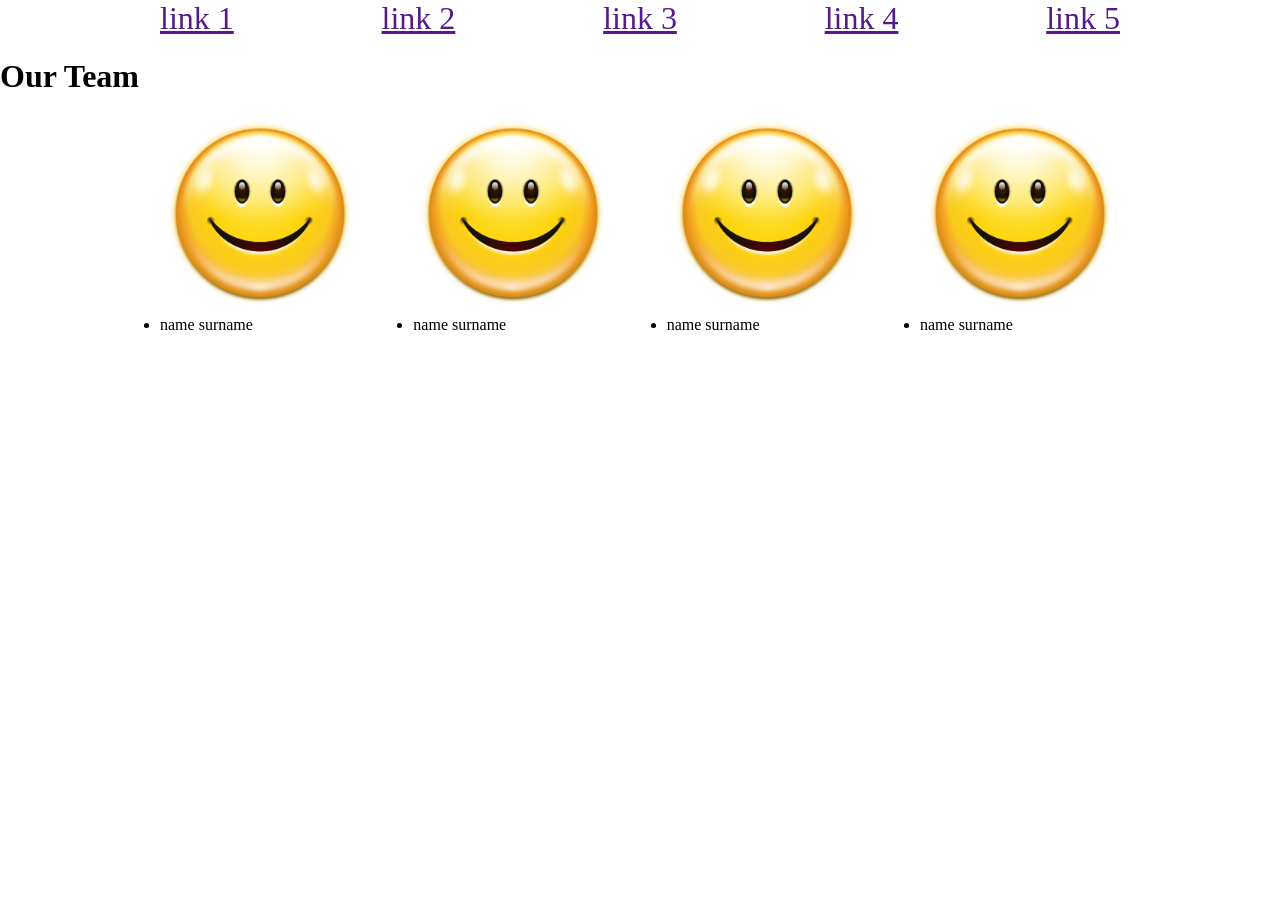
<file: practice/26-06 modul- 8/index.html>
<!DOCTYPE html>
<html lang="en">
  <head>
    <meta charset="UTF-8" />
    <meta name="viewport" content="width=device-width, initial-scale=1.0" />
    <meta http-equiv="X-UA-Compatible" content="ie=edge" />
    <link rel="stylesheet" href="./normalize.css">
    <link rel="stylesheet" href="./css/styles.css">

    <title>Document</title>
  </head>
  <body>
    <header class="header container">
      <nav class="nav">
        <!-- a.nav-link*5{link $} -->
        <a href="" class="nav-link">link 1</a>
        <a href="" class="nav-link">link 2</a>
        <a href="" class="nav-link">link 3</a>
        <a href="" class="nav-link">link 4</a>
        <a href="" class="nav-link">link 5</a>
      </nav>
    </header>
    <main>
      <section>
        <h1>Our Team</h1>
        <ul class="team-list container">
          <li class="team-item">
              <picture>
                  <source srcset="./img/pngtree-simple-hand-painted-wind-rockets-are-commercially-available-elements-paintedrocketai-material-png-image_592715.jpg" media="(max-width: 767px)"> 
                    <source srcset="./img/Emotes-face-smile-icon.png" media="(max-width: 1199px)">
           <img src="./img/Emotes-face-smile-icon.png" alt="">
        </picture>
            <p>name surname</p>
          </li>
          <li class="team-item">
                <img src="./img/Emotes-face-smile-icon.png" alt="">
            <p>name surname</p>
          </li>
          <li class="team-item">
                <img src="./img/Emotes-face-smile-icon.png" alt="">
            <p>name surname</p>
          </li>
          <li class="team-item">
                <img src="./img/Emotes-face-smile-icon.png" alt="">
            <p>name surname</p>
          </li>
        </ul>
      </section>
    </main>
  </body>
</html>
</file>
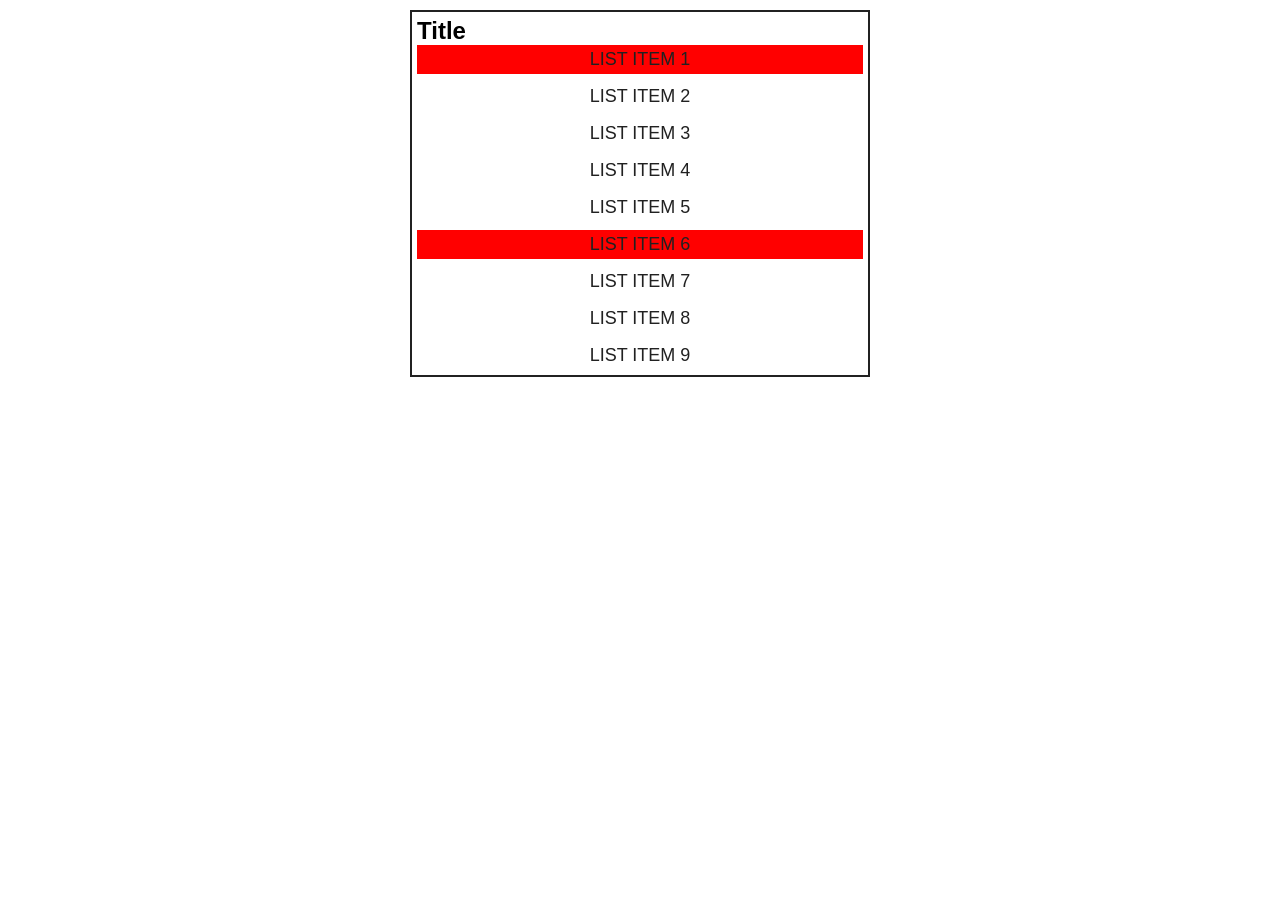
<file: practice/an+b/index.html>
<!DOCTYPE html>
<html lang="en">
<head>
    <meta charset="UTF-8">
    <meta name="viewport" content="width=device-width, initial-scale=1.0">
    <meta http-equiv="X-UA-Compatible" content="ie=edge">
    <title>Document</title>
    <link rel="stylesheet" href="./styles.css">
</head>
<body>
        <div class="container">
                <ul class="list">
                  <h2>Title</h2>
                  <li>list item 1</li>
                  <li>list item 2</li>
                  <li>list item 3</li>
                  <li>list item 4</li>
                  <li>list item 5</li>
                  <li>list item 6</li>
                  <li>list item 7</li>
                  <li>list item 8</li>
                  <li>list item 9</li>
                </ul>
              </div>
</body>
</html>
</file>
<file: hw-03/css/styles.css>
/* единственный правельный вариант html */
html {
box-sizing: border-box;
}

*,
*::before,
*::after {
  box-sizing: inherit;
}

.body {
  font-family:"Playfair Display", "Arial", serif;
  color: #626262;
  font-size: 14px;  
  line-height: 24px;
}

.container {
  width: 900px;
  margin: 0 auto;
  background-color: #ffffff;
}

.page-header {
  background-color: #ffffff;
}

/* для картинок */
img {
  display: block;
  max-width: 100%;
  height: auto;
}

.page-nav {
  padding: 78px 0 104px;
  text-align: center;
}

.site-navigation {
  list-style: none;
  margin: 0;
  padding: 0; 
  vertical-align: middle;
  font-size: 0;
}
  
.site-navigation li {
  display: inline-block;
margin-right: 104px;
}

.site-navigation a {
  text-align: center;
  color: #626262;
  font-weight: 400;
  text-transform: uppercase;
  text-decoration: none;
  line-height: 30px;
  display: block;
  font-size: 14px;
  }

.site-navigation a:hover,
/* переключение меню c помощью TAB */
.site-navigation a:focus {
  color: #59bcf6;
}

.list {
  padding: 0;
}

.one-list {
  list-style: none;
  /*убирают зазоры, которые стоят по умолчанию */
  padding: 0;
  margin: 0;
  font-size: 0;
  /* margin-bottom: 56px; */
}

.one-list-item {
  /* ставит все элементы секции в одну линию */
  display: inline-block;
  /* ширина одного элемента секции */
  width: 420px;
  /*зазор между элемннтами, которые входят в секцию */
  margin-right: 60px;
  margin-bottom: 138px; 
}

.one-list-image {
  margin-bottom: 30px;
}

.one-list-lifestyle {
  margin: 0;
  margin-bottom: 20px;
}

.one-list-title {
  margin: 0;
  margin-bottom: 30px;
}

.one-list-section {
  margin: 0;
}

.one-list-item:nth-child(2n) {
margin-right: 0;
}

.one-list-item:nth-last-child(-n+2) {
margin-bottom: 0;
}

.one-list-item:nth-last-child(-n+2n) {
  visibility: 0;
} 

.one-list-item h3 {
  /* цвет шрифта*/
  color: #dbd8d1;
  /* расстояние между h3 и h4 (или p (текстом) */
  margin-bottom: 24px;
  /* размер шрифта 14х1.2=16.8 ~ 17px */
  /* учитывает межстрочный интервал */
  line-height: 17px;
  font-size: 14px;
  font-weight: 400;
  text-transform: uppercase; 
}

.one-list-item h4 {
  /* расстояние между h4 и p (текстом) */
  line-height: 36px;
  font-weight: 400;
  font-size: 30px;
}

.one-list-item p {
  font-size: 14px;
  line-height: 24px;
}

.load-button {
  border: none;
  margin: 56px 380px 70px 360px;
  padding: 0;
  width: 164px;
  height: 60px;
  font-size: 20px;
  background-color: #ffffff;
  border: 1px solid #626262; /* Параметры рамки */
  font-weight: 400;
  cursor: pointer;
  text-align: center;
 }


.visually-hidden:not(:focus):not(:active),
input[type="checkbox"].visually-hidden,
input[typa="radio"].visually-hidden {
  position: absolute;

width: 1px;
height: 1px;
margin: -1px;
border: 0;
padding:0;

white-space: nowrap;

clip-path: inset(100%);
clip: rect(0 0 0 0);
overflow: hidden;
}
</file>
<file: hw-04/css/styles.css>
html {
    box-sizing: border-box;
    }
    
    *,
    *::before,
    *::after {
      box-sizing: inherit;
    }

 
    .body {
        color: #515151;
        font-size: 14px;  
        line-height: 26px;
      }

      .container {
        width: 1110px;
        margin: 0 auto;
        font-family: "Open Sans", sans-serif;
      }  

      img {
        display: block;
        max-width: 100%;
        height: auto;
      }

      .clearfix::after {
          display: table;
          content: "";
          clear: both;
      }

      .page-nav {
        height: 140px;
        padding-top: 41px;
      }

      .logo {
        color: #8e8d8d;
        text-transform: uppercase;
        line-height: 25px;
       margin-left: 0;
      }

      .logo {
          display: inline-block;
      }

      .letter::first-letter  {
          font-family: "Open Sans", sans-serif; /* Гарнитура шрифта первой буквы */
      font-weight: 700;
      color:  #4ec6ab; /*  цвет букви */
            }

      .site-navigation {
          float: right;
        min-width: 450px;
        list-style: none;
        margin: 0;
        padding: 0; 
        font-size: 14px;
        }

        .site-navigation li {
            float: left;
        }
    
      .site-navigation li:not(:last-child) {
        margin-right: 20px;
      }

      .site-navigation a {
        color: #0f0101;
        font-weight: 900;
        text-transform: uppercase;
        text-decoration: none;
        line-height: 17px;
        display: block;
        font-size: 14px;
        }
      
      .site-navigation a:hover,
      /* переключение меню c помощью TAB */
      .site-navigation a:focus {
        color: #4ec6ab;
      }
      
      .featured {
        font-size: 48px;
        line-height: 2;
        font-weight: 900;
        text-transform: uppercase;
        margin: 0;
        text-align: center;
        margin-bottom: 104px;
     }

    .featured::after {
        display: block;
        content: "";
    background-color: #4ec6ab;
    height: 7px;
    width: 164px;
    margin: 0 auto;
    }

    .sections {
          color: #ffffff;
          text-transform: uppercase;
          font-weight: 900;
          list-style: none;
          font-size: 18px;
          line-height: 32px;
          margin: 0;
          padding: 0;
      }

      .sections-produkts {
          float: left;
           /* ширина одного элемента секции */
        width: 250px;
        /*зазор между элемннтами, которые входят в секцию */
        margin-right: 25px;
        margin-bottom: 54px;
      }

      .sections-produkts:nth-child(4n) {
        margin-right: 0;
        } 
    
      .sections-produkts a {
        display: block;
      }

      .sections-produkts a:hover .price1 {
        background-color: #1abc9c;
      }

      .sections-produkts a:hover .price2 {
        background-color: #7fd9c7;
      }

      .price1 {
        width: 210px;
        height: 40px;
        margin: 0;
        float: left;
        background-color: #323232;
      }

      .price2 {
        margin: 0;
        width: 40px;
        height: 40px;
        background-color: #8c8c8c;
        float: right;
      }

      /* .sections-produkts::after {
          content: "";
          display: block;
          color: #ffffff;
          margin-bottom: 30px; 
        } */

        .news {
          padding-bottom: 46px;
        }

     .latest-news {
         font-size: 48px;
         font-weight: 900;
         text-align: center;
         text-transform: uppercase;
         line-height: 2;
         margin: 0;
      }

      .latest-news::after {
        display: block;
        content: "";
    background-color: #4ec6ab;
    height: 7px;
    width: 164px;
    position: absolute;
    position: relative;
    left: 505px;
    }
     
    .latest-news::after {
        margin-bottom: 80px;
    }

      .news-list {
        list-style: none;
        color: #555252; 
        padding: 0;
        margin: 0;
      }
   
      .news-tekst {
          float: left;
        /* ширина одного элемента секции */
        width: 350px;
        /*зазор между элемннтами, которые входят в секцию */
      }

      .news-tekst:not(:last-child) {
        margin-right: 25px;
      }

      .news-img {
        margin-bottom: 14px;
      }

      .news-title {
          font-weight: 700;
          font-size: 18px;
          line-height: 26px;
          margin: 0;
      }
      .news-title {
          margin-bottom: 27px;
      }


      .news-title::after {
        display: block;
        content: "";
    background-color: #4ec6ab;
    height: 3px;
    width: 136px;
    position: absolute;
    position: relative;
    margin-top: 16px;
    }
 

   .tekst-news {
    margin: 0;
   }
   
     
.news-button {
  color: #ffffff; 
  display: block;
  cursor: pointer;
    border: none;
    margin: 0;
    padding: 0;
    width: 157px;
    height: 50px;
    font-size: 16px;
    background-color: #4ec6ab;
    font-weight: 400;
    margin-top: 14px;
    padding-bottom: 50px;
    text-align: center; 
    line-height: 50px;  
}



.visually-hidden:not(:focus):not(:active),
input[type="checkbox"].visually-hidden,
input[typa="radio"].visually-hidden {
  position: absolute;

width: 1px;
height: 1px;
margin: -1px;
border: 0;
padding:0;

white-space: nowrap;

clip-path: inset(100%);
clip: rect(0 0 0 0);
overflow: hidden;
}
</file>
<file: hw-05/css/styles.css>
html {
  box-sizing: border-box;
}

*,
*::before,
*::after {
  box-sizing: inherit;
}

.body {
  color: #ffffff;
  font-size: 18px;
  line-height: 32px;
}

.container {
  max-width: 1110px;
  margin: 0 auto;
  font-family: "Roboto", "Open Sans", sans-serif;
}

.text {
  font-family: "Roboto", "Open Sans", sans-serif;
}

img {
  display: block;
  max-width: 100%;
  height: auto;
}

.page-header {
  max-width: 1100px;
  height: 91px;
  background-color: #ffffff;
  padding-top: 38px;
}

.clearfix::after {
  display: table;
  content: "";
  clear: both;
}

.logo {
  color: #8e8d8d;
  text-transform: uppercase;
  line-height: 25px;
  margin-left: 0;
}

.logo {
  display: inline-block;
}

.letter::first-letter {
  font-family: "Open Sans", sans-serif; /* Гарнитура шрифта первой буквы */
  font-weight: 700;
  color: #4ec6ab; /*  цвет букви */
}

.site-navigation {
  float: right;
  min-width: 450px;
  list-style: none;
  margin: 0;
  padding: 0;
  font-size: 14px;
}

.site-navigation li {
  float: left;
}

.site-navigation li:not(:last-child) {
  margin-right: 20px;
}

.site-navigation a {
  color: #0f0101;
  font-weight: 700;
  text-transform: uppercase;
  text-decoration: none;
  line-height: 17px;
  display: block;
  font-size: 14px;
}

.site-navigation a:hover,
    /* переключение меню c помощью TAB */
    .site-navigation a:focus {
  color: #4ec6ab;
}

.affordable {
  position: relative;
  background: url("../img/top.jpg");
  background-size: cover;
  height: 600px;
  width: 100%;
  position: relative;
  margin: 0;
  padding: 0;
}

.section-one {
  color: #ffffff;
}

.first-title {
  text-transform: uppercase;
  font-weight: 900;
  font-size: 60px;
  position: absolute;
  left: 27%;
  top: 196px;
  margin: 0;
}

.first-text {
  text-transform: uppercase;
  font-weight: 300;
  font-size: 24px;
  position: absolute;
  left: 27%;
  top: 48%;
  /* transform: translate(-50%, -50%); */
  text-align: center;
  margin: 0;
}

.scroll-one {
  position: absolute;
  width: 104px;
  height: 104px;
  color: #ffffff;
  background-color: rgb(26, 188, 156);
  font-size: 70px;
  border: none;
  left: 0;
  top: -70px;
}

.scroll {
  position: absolute;
  width: 100%;
  left: 50%;
  top: 50%;
  transform: translate(-50%, -50%);
}

.scroll:hover .scroll-one {
  opacity: 0.55;
}

.scroll:hover .scroll-two {
  opacity: 0.55;
}

.scroll-two {
  position: absolute;
  width: 104px;
  height: 104px;
  color: #ffffff;
  background-color: rgb(26, 188, 156);
  font-size: 70px;
  border: none;
  top: -70px;
  right: 0;
}

.collection {
  font-size: 48px;
  line-height: 32px;
  font-weight: 900;
  text-transform: uppercase;
  line-height: 2;
  margin: 0;
  text-align: center;
  margin-bottom: 119px;
}

.collection::after {
  display: block;
  content: "";
  background-color: #4ec6ab;
  height: 7px;
  width: 164px;
  margin: 0 auto;
}

.new {
  padding-top: 65px;
  background-color: #e9f0fd;
  padding-bottom: 100px;
}

.new-collection {
  color: #ffffff;
  text-transform: uppercase;
  font-weight: 900;
  list-style: none;
  font-size: 18px;
  line-height: 32px;
  padding: 0;
}

.produkts {
  float: left;
  /* ширина одного элемента секции */
  width: 255px;
  /*зазор между элемннтами, которые входят в секцию */
  margin-right: 30px;
  /* margin-bottom: 100px; */
  position: relative;
}

.produkts:nth-child(4n) {
  margin-right: 0;
}



.produkts a:hover .price1 {
  background-color: #1abc9c;
}

.produkts a:hover .price2 {
  background-color: #7fd9c7;
}

.price1 {
  width: 201px;
  height: 40px;
  margin: 0;
  float: left;
  background-color: #323232;
  padding: 5px 5px 0 10px;
}

.price2 {
  margin: 0;
  width: 54px;
  height: 40px;
  background-color: #8c8c8c;
  float: right;
  text-align: center;
  padding: 5px;
}

.up-effect {
  width: 255px;
  height: 282px;
  background-color: rgba(0, 0, 0, 0.6);
  position: absolute;
  left: 0;
  top: 0;
  border: 10px solid rgba(255, 255, 255, 0.7);
  background-clip: content-box;
  opacity: 0;
}

.produkts a:hover .up-effect {
  opacity: 1;
}

.buttom-one {
  position: absolute;
  left: 34px;
  top: 79px;
  display: inline-block;
  border: none;
  margin: 0;
  padding: 10px;
  width: 50px;
  height: 50px;
  border: 1px solid #ffffff;
  background: url("../img/heart.png") no-repeat center;
}

.buttom-two {
  margin: 0;
  padding: 0;
  background: none;
  position: absolute;
  top: 79px;
  left: 92px;
  border: 1px solid #ffffff;
  margin: 0;
  padding: 10px;
  width: 50px;
  height: 50px;
  background: url('../img/shuffle.png') no-repeat center;
}

.button:hover {
  background-color: #7fd9c7;
}

.buttom-three {
  margin: 0;
  padding: 0;
  background: none;
  position: absolute;
  top: 79px;
  left: 150px;
  border: 1px solid #ffffff;
  margin: 0;
  padding: 10px;
  width: 50px;
  height: 50px;
  background: url('../img/time\ \(1\).png') no-repeat center;
}

.buttom-four {
  background: none;
  position: absolute;
  top: 136px;
  left: 34px;
  background-color: #323232;
  border: 1px solid #ffffff;
  color: #ffffff;
  font-size: 20px;
  width: 166px;
  height: 50px;
  margin: 0;
  padding-left: 20px;  
  background: url('../img/shopping-cart.png') no-repeat 10px center;
}

.produkts a:hover .buttom-four {
  background-color: #323232;
}

.down {
  display: block;
  height: 96px;
  text-align: center;
  padding: 30px 0 0;

  background-color: #323232;
  color: #ffffff;
}

.p-footer {
  margin: 0;
  padding: 0;
}

.green {
  color: #46bfa9;
}

.visually-hidden:not(:focus):not(:active),
input[type="checkbox"].visually-hidden,
input[typa="radio"].visually-hidden {
  position: absolute;

  width: 1px;
  height: 1px;
  margin: -1px;
  border: 0;
  padding: 0;

  white-space: nowrap;

  clip-path: inset(100%);
  clip: rect(0 0 0 0);
  overflow: hidden;
}
</file>
<file: hw-06/css/styles.css>
html {
  box-sizing: border-box;
}

*,
*::before,
*::after {
  box-sizing: inherit;
}

img {
  display: block;
  max-width: 100%;
  height: auto;
}

.body {
  color: #ffffff;
  font-size: 15px;
  line-height: 24px;
}

.container {
  max-width: 1200px;
  margin: 0 auto;
  font-family: "Roboto", "Open Sans", sans-serif;
}

.text {
  font-family: "Roboto", "Open Sans", "Montserrat", sans-serif;
}

.page-header {
  font-family: "Montserrat", sans-serif;
}

.logo {
  color: #4ec6ab;
  line-height: 36px;
  margin-left: 0;
  font-weight: 700;
  font-size: 30px;
}

.logo {
  display: inline-block;
}

.page-nav {
  display: flex;
  min-height: 50px;
  align-items: flex-end;
  justify-content: space-between;
}

.site-navigation {
  display: flex;
  width: 491px;
  margin: 0;
  padding: 0;
  font-size: 14px;
  list-style: none;
  justify-content: space-between;
}

.site-navigation a {
  color: #0f0101;
  font-weight: 400;
  text-transform: uppercase;
  text-decoration: none;
  line-height: 17px;
  font-size: 14px;
  display: block;
  transition: .2s linear;
}


.nav-link::after {
  display: block;
  content: "";
  background-color: #f38181;
  height: 3px;
  width: 50px;
  margin: 0 auto;
  margin-top: 12px;
  opacity: 0;
  transition: .2s linear;
  transform: translateY(10px);
}

.nav-link:hover::after {
  opacity: 1;
  transform: translateY(0);
}

.site-navigation a:hover {
  color: #f38181;
}

.section-first {
    padding-top: 120px;
}

.text-first {
  font-family: "Kaushan Script", cursive;
  font-size: 24px;
  line-height: 29px;
  text-align: center;
  margin: 0;
  margin-bottom: 18px;
  font-weight: 400;
}

.text-second {
  font-family: "Montserrat", sans-serif;
  font-size: 30px;
  line-height: 36px;
  text-align: center;
  text-transform: uppercase;
  margin: 0;
  margin-bottom: 68px;
  font-weight: 700;
}

.text-second::after {
  display: block;
  content: "";
  background-color: #f38181;
  height: 3px;
  width: 60px;
  margin: 0 auto;
  margin-top: 40px;
}

.amazing {
  display: flex;
  flex-wrap: wrap;
  /* background-color: aquamarine; */
  justify-content: space-between;
  padding: 0;
  min-height: 260px;
  align-content: space-between;
  margin: 0;
}

.amazing-servises {
  padding: 0;
  width: 381px;
  list-style: none;
  padding-left: 13px;
  /* background-color: firebrick; */
  display: flex;
  margin-bottom: 93px;
}

/*  */
.amazing-servises:nth-last-child(-n+3) {
  margin-bottom: 93px;
}

.amazing-text {
  display: flex;
  flex-direction: column;
  flex-wrap: wrap;
  flex-direction: row;
  padding-left: 27px;
}

.text-up {
  margin: 0;
  font-family: "Montserrat", sans-serif;
  font-size: 14px;
  line-height: 17px;
  font-weight: 400;
  text-transform: uppercase;
  margin-bottom: 18px;
}

.text-down {
  margin: 0;
  font-family: "Roboto", sans-serif;
  font-size: 15px;
  line-height: 24px;
  font-weight: 400;
}

.amazing-servises::before {
  content: "";
  display: block;
  min-height: 35px;
  min-width: 35px;
  background-repeat: no-repeat;
  background-position: top;
  /* background-color: #9a4ec6; */
}

.icon-alarm::before {
  background-image: url("../img/alarm.png");
}

.icon-design::before {
  background-image: url("../img/design.png");
}

.icon-laptop::before {
  background-image: url("../img/laptop.png");
}

.icon-book::before {
  background-image: url("../img/book.png");
}

.icon-house::before {
  background-image: url("../img/house.png");
}

.icon-software::before {
  background-image: url("../img/software.png");
}

.section-second {
  padding-top: 86px;
}

.text-between {
  margin: 0;
  font-family: "Roboto", sans-serif;
  font-size: 15px;
  line-height: 24px;
  font-weight: 400;
  text-align: center;
  padding: 0 130px;
  margin-bottom: 93px;
}

.our-team {
  display: flex;
  padding: 0;
  margin: 0;
  list-style: none;
  justify-content: space-between;
}

.our-name {
  position: relative;
}


.down-photo {
  position: absolute;
  width: 380px;
  height: 470px;
  background-color: #95e1d3;
  opacity: 1;
}

.photo-up {
  position: relative;
  width: 380px;
  height: 470px;
  opacity: 1;
  transition: 0.2s linear;
}

.our-name:hover .photo-up {
  transform: translate(-10px, -10px);
}

.up-effect {
  width: 380px;
  height: 470px;
  position: absolute;
  background-clip: content-box;
  top: 0;
  left: 0;
  z-index: 78;
  opacity: 0;
  background-image: linear-gradient( to top, rgba(252, 227, 138, 0.74) 0%, rgba(243, 129, 129, 0.87) 100%);
  transition: 0.2s linear;

}

.our-name:hover .up-effect {
  opacity: 1;
  transform: translate(-10px, -10px);
}

.buttom-one {
  position: absolute;
  left: 70px;
  top: 207px;
  border: none;
  margin: 0;
  width: 55px;
  height: 55px;
  /* background: url("../img/icon_11.png") no-repeat center; */
  transition:  0.2s linear;
  background-color: #fce38a;
  background-image: url('../img/facebook-logo.png');
  background-repeat: no-repeat; 
  background-position: center;
  
}

.buttom-up:hover {
  background-color: #95e1d3;  
}

.buttom-two {
  position: absolute;
  left: 126px;
  top: 207px;
  display: inline-block;
  border: none;
  margin: 0;
  width: 55px;
  height: 55px;
  background-image: url("../img/twitter.png");
  background-repeat: no-repeat;
  background-position: center;
  background-color: #fce38a;
  transition: 0.2s linear;
}

.buttom-three {
  position: absolute;
  left: 182px;
  top: 207px;
  display: inline-block;
  border: none;
  margin: 0;
  width: 55px;
  height: 55px;
  background: url("../img/pinterest.png");
  transition: 0.2s linear;
  background-repeat: no-repeat;
  background-position: center;
  background-color: #fce38a;
}

.buttom-four {
  position: absolute;
  left: 238px;
  top: 207px;
  display: inline-block;
  border: none;
  margin: 0;
  width: 55px;
  height: 55px;
  background: url("../img/instagram-social-network-logo-of-photo-camera.png");
  transition: 0.2s linear;
  background-repeat: no-repeat;
  background-position: center;
  background-color: #fce38a;
}


.team-name {
  margin: 0;
  font-family: "Montserrat", sans-serif;
  font-size: 14px;
  line-height: 17px;
  font-weight: 400;
  text-transform: uppercase;
  margin-top: 30px;
  text-align: center;
  margin-bottom: 12px;
}

.team-profession {
  margin: 0;
  font-family: "Roboto", sans-serif;
  font-size: 15px;
  line-height: 18px;
  font-weight: 400;
  text-align: center;
  margin-bottom: 80px;
}

.section-second::after {
  display: block;
  content: "";
  background-color: #e5e5e5;
  height: 1px;
  margin: 0 auto;
}

.down {
  height: 64px;
  flex-direction: row;
  justify-content: space-between;
  
}

.down-footer {
  display: flex;
  flex-direction: row;
  justify-content: space-between;
}

.p-footer {
  margin: 0;
  padding: 0;
  padding-top: 22px;
 
}

.red-linea {
  color: #f6a6a6;
}

.table {
  display: flex; 
  margin: 0;
  padding: 0;
 flex-direction: row;
  justify-content: space-between; 
  margin-top: 10px;
}

.text-email {
  margin: 0;
  font-family: "Roboto", sans-serif;
  font-size: 15px;
  line-height: 18px;
  font-weight: 200;
border: 1px solid #e5e5e5;
width: 230px;
height: 40px;
padding-left: 26px;
padding-top: 10px;
flex-direction: row;
  justify-content: space-between; 
}

.text-button {
  margin: 0;
  font-family: "Montserrat", sans-serif;
  font-size: 14px;
  line-height: 17px;
  font-weight: 700;
  text-transform: uppercase;
  text-align: center;
  width: 150px;
  height: 40px;
  background-color: #4ec6ab;
  color: #ffffff;
  border: none;

}

.visually-hidden:not(:focus):not(:active),
input[type="checkbox"].visually-hidden,
input[typa="radio"].visually-hidden {
  position: absolute;

  width: 1px;
  height: 1px;
  margin: -1px;
  border: 0;
  padding: 0;

  white-space: nowrap;

  clip-path: inset(100%);
  clip: rect(0 0 0 0);
  overflow: hidden;
}
</file>
<file: practice/18-06/styles.css>
* {
    margin: 0;
    padding: 0;
    box-sizing: border-box;
}

img {
    width: 100%;
    height: auto;
    display: block;
}

.title {
    font-size: 40px;
    font-weight: 700;
    text-align: center;
    counter-increment: count-titles;
}

.title::after {
content: counter(count-titles, upper-roman)
}

.container {
max-width: 960px;
margin: 0 auto;
}

.clearfix::after {
    content: '';
    display: block;
    clear: both;
}
/* 
First section 
*/

.first_section {
  background-image: url(./img/vodopad-bigar-foto-1.jpg);
    height: 700px;
    background-size: cover;
    background-repeat: no-repeat;
    background-position: center;
    color: #ffffff;
    text-align: center;
    padding: 100px 0 0;
}

.first_title {
    margin-bottom: 100px;
}

.first_section_text {
    max-width: 600px;
    margin: 0 auto;
}

/* Books store*/

.books_item {
    float: left;
    width: 300px;
    list-style-type: none;
    margin-bottom: 40px;
}

.books_item:nth-of-type(odd) {
    margin-right: 360px;
}

.books_item:nth-last-of-type(-n+2) {
    margin-bottom: 0;
}

/* 
stores
 */

 .stores_section {
    background-image: url(./img/vodopad-bigar-foto-1.jpg);
      height: 700px;
      background-size: cover;
      background-repeat: no-repeat;
      background-position: center;
      color: #ffffff;
      text-align: center;
      padding: 100px 0 0;
  }

 .stores_list {
     max-width: 760px;
     margin: 0 auto;
     text-align: center;
     counter-reset: count-box;
 }

 .stores_item {
     width: 300px;
     margin: 0 20px;
     display: inline-block;
     counter-increment: count-stores;
 }

 .stores_item::before {
     content: counter(count-stores);
 }

 .center_text {
     vertical-align: middle;
     display: inline-block;
     font-size: 20px;
 }

 .first_section_vertical {
     filter: contrast(100%);
     padding: 0;
     font-size: 0;
     background-attachment: fixed;
     background-position: center;
     background-repeat: no-repeat;
     background-size: cover;
 }

 .first_section_vertical::after {
     content: '';
     height: 100%;
     width: 0;
     display: inline-block;
     vertical-align: middle;
}

.first_section_vertical_lh {
    padding: 0;
    line-height: 500px;
}

.stores_img {
    background-image: url(./img/vodopad-bigar-foto-1.jpg);
      height: 700px;
      background-size: cover;
      background-repeat: no-repeat;
      background-position: center;
      color: #ffffff;
      text-align: center;
      padding: 100px 0 0;
  }
</file>
<file: practice/21-06 Flex-Aimation/css/styles.css>
/* roboto-regular - latin */
@font-face {
  font-family: 'Roboto';
  font-style: normal;
  font-weight: 400;
  src: local('Roboto'), local('Roboto-Regular'),
       url('../fonts/roboto-v19-latin-regular.woff2') format('woff2'), /* Chrome 26+, Opera 23+, Firefox 39+ */
       url('../fonts/roboto-v19-latin-regular.woff') format('woff'); /* Chrome 6+, Firefox 3.6+, IE 9+, Safari 5.1+ */
}
/* roboto-300italic - latin */
@font-face {
  font-family: 'Roboto';
  font-style: italic;
  font-weight: 300;
  src: local('Roboto Light Italic'), local('Roboto-LightItalic'),
       url('../fonts/roboto-v19-latin-300italic.woff2') format('woff2'), /* Chrome 26+, Opera 23+, Firefox 39+ */
       url('../fonts/roboto-v19-latin-300italic.woff') format('woff'); /* Chrome 6+, Firefox 3.6+, IE 9+, Safari 5.1+ */
}
/* roboto-500 - latin */
@font-face {
  font-family: 'Roboto';
  font-style: normal;
  font-weight: 500;
  src: local('Roboto Medium'), local('Roboto-Medium'),
       url('../fonts/roboto-v19-latin-500.woff2') format('woff2'), /* Chrome 26+, Opera 23+, Firefox 39+ */
       url('../fonts/roboto-v19-latin-500.woff') format('woff'); /* Chrome 6+, Firefox 3.6+, IE 9+, Safari 5.1+ */
}
/* roboto-700 - latin */
@font-face {
  font-family: 'Roboto';
  font-style: normal;
  font-weight: 700;
  src: local('Roboto Bold'), local('Roboto-Bold'),
       url('../fonts/roboto-v19-latin-700.woff2') format('woff2'), /* Chrome 26+, Opera 23+, Firefox 39+ */
       url('../fonts/roboto-v19-latin-700.woff') format('woff'); /* Chrome 6+, Firefox 3.6+, IE 9+, Safari 5.1+ */
}
/* roboto-700italic - latin */
@font-face {
  font-family: 'Roboto';
  font-style: italic;
  font-weight: 700;
  src: local('Roboto Bold Italic'), local('Roboto-BoldItalic'),
       url('../fonts/roboto-v19-latin-700italic.woff2') format('woff2'), /* Chrome 26+, Opera 23+, Firefox 39+ */
       url('../fonts/roboto-v19-latin-700italic.woff') format('woff'); /* Chrome 6+, Firefox 3.6+, IE 9+, Safari 5.1+ */
}

:root {
  --default-font: 'Roboto';
  --default-font-size: '16px';
}

html {
  font-size: 16px;
}

* {
  margin: 0;
  padding: 0;
  display: block;
}

.container {
  max-width: 960px;
  margin: 0 auto;
}

/* HEADRE */

.header {
  display: flex;
  flex-flow: row wrap;
  justify-content: space-between;
  margin-bottom: 60px;
  height: 100px;
  align-items: center;
}

.logo {
  font-size: 3rem;
}

.nav_link {
  display: block;
  font-size: 2rem;
}

.navigation {
  flex-basis: 700px;
  display: flex;
  /* flex-direction: row;
    flex-wrap: wrap; */
  flex-flow: row-reverse;
  justify-content: space-between;
  align-items: center;
}

/* Our Team */

.first_title {
  font-size: 68px;
  font-weight: 300;
  margin: 0 0 100px;
  text-align: center;
}

.team_list {
  max-width: 700px;
  margin: 0 auto;
  display: flex;
  flex-flow: row wrap;
  justify-content: space-between;
  list-style: none;
}

.team_item {
  flex-basis: 280px;
  display: flex;
  flex-flow: column wrap;
  align-items: center;
  padding: 20px;
  transition: .3s ease-in-out 2s;
  /* transition: transform 0.3s ease-in-out; */
}

.team_item:hover {
    animation: team_item 10s infinite;
    /* transform: skewY(20deg) */
 /* transform: rotate(45deg) scale(1.3) skewY(20deg) translateY(10px);
  */
}

@keyframes team_item {
    0% {
        transform: none;
    }

    25% {
        transform: rotate(360deg);
    }

    50% {
        transform: none;
    }

    75% {
        transform: rotate(-360deg);
    }

    100% {
        transform: none;
    }
}

.team_item:(:nth-last-of-type(-n + 2)):not(.team_item_vertical) {
  margin-bottom: 60px;
}

.team_item_name {
  font-size: 1.4rem;
  margin-bottom: 10px;

}

.team_item_position {
  color: grey;
}

.team_list_vertical {
  flex-flow: column wrap;
  height: 900px;
}

.team_item_vertical {
  width: 280px;
}

.team_item_vertical {
  height: 400px;
  align-items: center;
}

/* Boxex */

.box-wrapper {
  display: flex;
  flex-flow: row wrap;
}

.box {
  height: 200px;
}

.box:nth-of-type(1) {
flex-basis: 200px; 
  flex-grow: 1;
  background-color: aqua;
}

.box:nth-of-type(2) {
 flex-basis: 250px; 
  flex-grow: 1;
  background-color: blueviolet;
}

.box:nth-of-type(3) {
 flex-basis: 150px; 
  flex-grow: 2;
  background-color: brown;
}

.rocket {
    width: 180px;
    height: 180px;
    position: fixed;
    top: 50%;
    left: 50%;
    transform: translate(-50%, -50%);
    z-index: 1;
    background: url('../img/rocket.png');
    background-size: contain;
    animation: rocket 12s linear;
    animation-delay: 2s;
}

@keyframes rocket {
    0% {
        transform:  translate(-50%, -50%);
    }

 10% {
        transform: translate(-50%, -45%);
    }

    20% {
        transform: translate(-50%, -50%);
    }

    22% {
        transform: translate(-50%, -55%);
    }

    24% {
        transform:  translate(-50%, -50%);
    }
    26% {
        transform: translate(-50%, -45%);
    }
    28% {
        transform: translate(-50%, -50%);
    }
    30% {
        transform: translate(-50%, -55%);
    }

    40% {
        transform: translate(-50%, -50%);
        }
    60% {
            transform: translate(-50%, -50%) rotate(45deg);
            }
    100% {
            transform: translate(10000px, -10000px) rotate(45deg);
                }   
}

/* vw & vh */

.row {
  display: flex;
}

.col {
  height: 100hv;
}

.col:nth-of-type(1) {
width: 30vw;
background: fuchsia;
}

.col:nth-of-type(2) {
  width: 70vw;
  background:darkcyan ;
  }

  .text-section h2 {
    font-size: 10vw;
  }
  
  .table {
    border-collapse: collapse;
    margin: 0 auto;
    padding: 100px 0;
  }

  td, th {
    padding: 10px 20px;
  }

  table thead {
    background: skyblue;
    border: 2px solid teal;
  }

  .table tbody {
    background: gold;
  }

.table tbody td {
  border: 2px solid goldenrod;
}


/* 
    Form
*/

.form {
  display: flex;
  justify-content: center;
  flex-flow: row wrap;
}


.form button {
  margin-top: 60px;
}

input:focus:valid {
  border: 2px solid green;
}

input:focus:invalid {
  border: 2px solid red;
}

.inputs__wrapper {
  display: flex;
  flex-flow: column wrap;
  flex-basis: 65%;
  justify-content: space-between;
}

.form__wrapper {
  display: flex;
  flex-flow: row wrap;
  justify-content: space-between;
  width: 100%;
}

.form__wrapper textarea {
  flex-basis: 30%;
}
</file>
<file: practice/26-06 modul- 8/css/styles.css>
* {
    margin: 0;
    padding: 0;
    box-sizing: border-box;
}

img {
    width: 100%;
    height: auto;
    display: block;
}

.container {
    max-width: 960px;
    margin: 0 auto;
}

/* 
    Header
*/

.nav {
    display: flex;
    flex-flow: row wrap;
    justify-content: space-between;
}

.nav-link {
    font-size: 32px;
}


/* 
    Team
*/

.team-list {
    display: flex;
    flex-flow: row wrap;
    justify-content: space-between;
}

.team-item {
    flex-basis: 200px;
}

@media screen and (max-width: 1199px) {
    /* 
        Header
    */

    .nav-link {
        font-size: 24px;
    }

    /* 
        Team
    */

    .team-list {
        max-width: 600px;
    }

    .team-item {
        margin: 0 20px;
    }
}

@media screen and (max-width: 767px) {
    /* 
        Header
    */

    .nav {
        flex-direction: column;
        justify-content: space-between;
        align-items: center;
        height: 200px;
    }

    /* 
        Team
    */

    .team-list {
        justify-content: center;
    }
}
</file>
<file: practice/an+b/styles.css>
/* 
* Последовательно раскомментируйте CSS-правила и посмотрите результат */

/* Выберет первый элемент в коллекции соседей */
/* .list li:first-child {
  background-color: #03a9f4;
} */

/* Выберет все элементы в коллекции соседей кроме первого*/
/* .list li:not(:first-child) {
  background-color: #03a9f4;
} */

/* Выберет последний элемент в коллекции соседей */
/* .list li:last-child {
  background-color: #03a9f4;
} */

/* Выберет все элементы в коллекции соседей кроме последнего*/
/* .list li:not(:last-child) {
  background-color: #03a9f4;
} */

/* Выберет все не четные элементы коллекции */
/* .list li:nth-child(odd) {
  background-color: #03a9f4;
} */

/* Выберет все четные элементы коллекции */
/* .list li:nth-child(even) {
  background-color: #03a9f4;
} */

/* Выберет все элементы коллекции начиная с третьего*/
/* .list li:nth-child(n + 3) {
  background-color: #03a9f4;
} */

/* Выберет первые 3 элемента коллекции*/
/* .list li:nth-child(-n + 3) {
  background-color: #03a9f4;
} */

* {
    box-sizing: border-box;
    padding: 0;
    margin: 0;
  }
  
  .list { 
    border: 2px solid #212121;
    padding: 5px;
    list-style: none;
    font-family: Roboto, sans-serif;
  }
  
  .list li {
    padding: 4px 0;
    font-size: 18px;
    color: #212121;
    text-align: center;
    text-transform: uppercase;
  }
  
  .list li:not(:last-child) {
    margin-bottom: 8px;
  }

  .list li:nth-of-type(-5n+6) {
      background: red;
  }
  
  .container {
    max-width: 480px;
    margin: auto;
    padding: 10px;
  }
</file>
